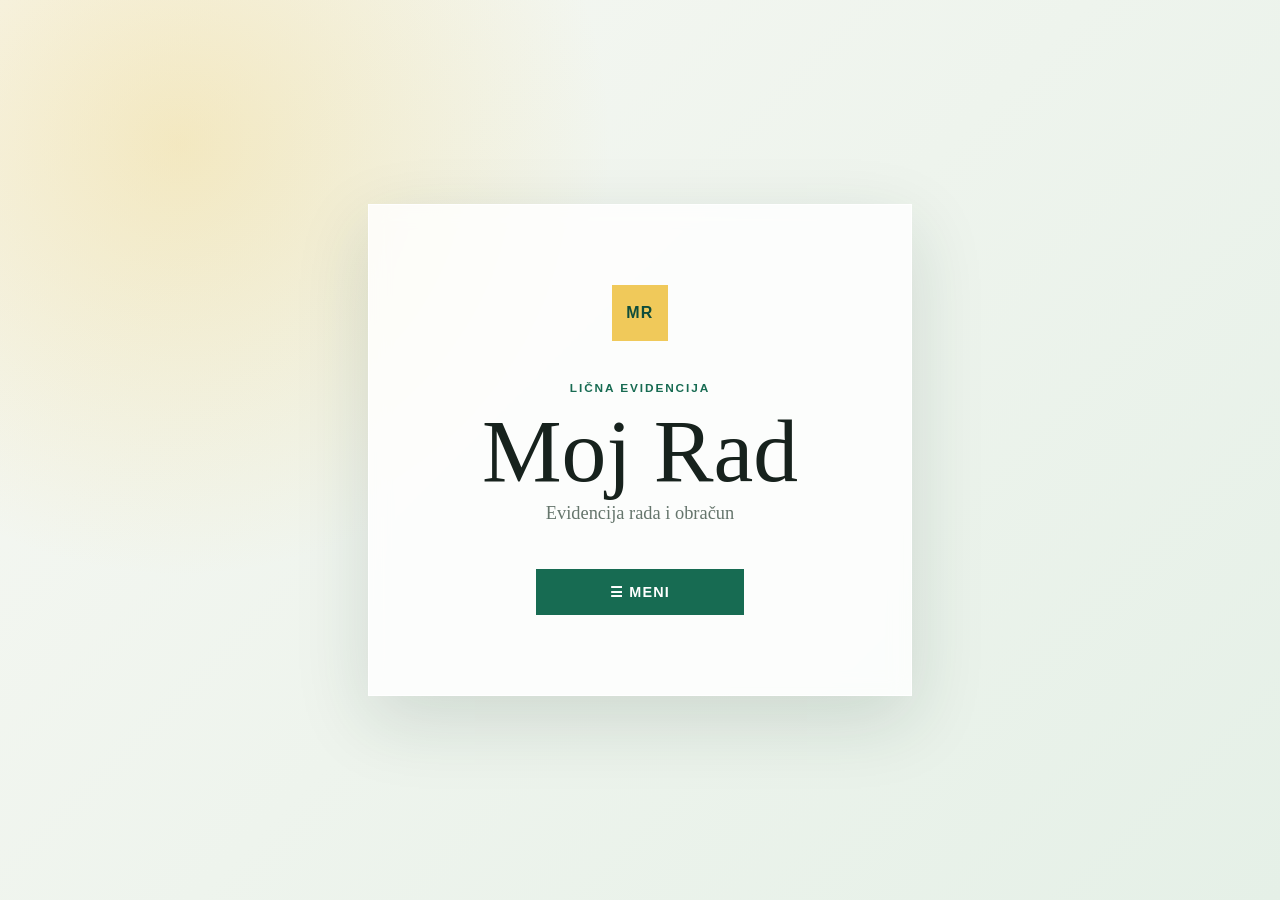
<file: index.html>
<!doctype html>
<html lang="bs">
<head>
  <meta charset="utf-8">
  <meta name="viewport" content="width=device-width, initial-scale=1">
  <meta name="description" content="Moj Rad - evidencija rada i obračun">
  <title>Moj Rad | Početna</title>
  <link rel="stylesheet" href="css/style.css">
</head>
<body class="home-page">
  <main class="home-shell">
    <section class="welcome-panel" aria-labelledby="page-title">
      <div class="brand-mark" aria-hidden="true">MR</div>
      <p class="eyebrow">Lična evidencija</p>
      <h1 id="page-title">Moj Rad</h1>
      <p class="subtitle">Evidencija rada i obračun</p>
      <button class="menu-button" id="menu-toggle" type="button" aria-expanded="false" aria-controls="main-menu">
        <span aria-hidden="true">☰</span> MENI
      </button>
    </section>
  </main>

  <div class="menu-backdrop" id="menu-backdrop" hidden></div>
  <aside class="app-menu" id="main-menu" aria-labelledby="menu-title" hidden>
    <div class="menu-header">
      <div>
        <p class="eyebrow">Moj Rad</p>
        <h2 id="menu-title">Glavni meni</h2>
      </div>
      <button class="icon-button" id="menu-close" type="button" aria-label="Zatvori meni">×</button>
    </div>
    <nav aria-label="Glavna navigacija">
      <a href="kalendar/index.html" class="menu-link"><span aria-hidden="true">📅</span> Kalendar</a>
      <a href="unos-smjena/index.html" class="menu-link"><span aria-hidden="true">➕</span> Unos smjena</a>
      <a href="txt-raspored/index.html" class="menu-link"><span aria-hidden="true">📄</span> Učitaj TXT raspored</a>
      <a href="obracun/obracun.html" class="menu-link"><span aria-hidden="true">💰</span> Obračun</a>
      <a href="mjesecni-pregled/mjesecni-pregled.html" class="menu-link"><span aria-hidden="true">📊</span> Mjesečni pregled</a>
      <a href="historija/historija.html" class="menu-link"><span aria-hidden="true">💾</span> Historija obračuna</a>
      <a href="postavke/postavke.html" class="menu-link"><span aria-hidden="true">⚙️</span> Postavke</a>
    </nav>
  </aside>

  <script src="js/app.js"></script>
</body>
</html>
</file>
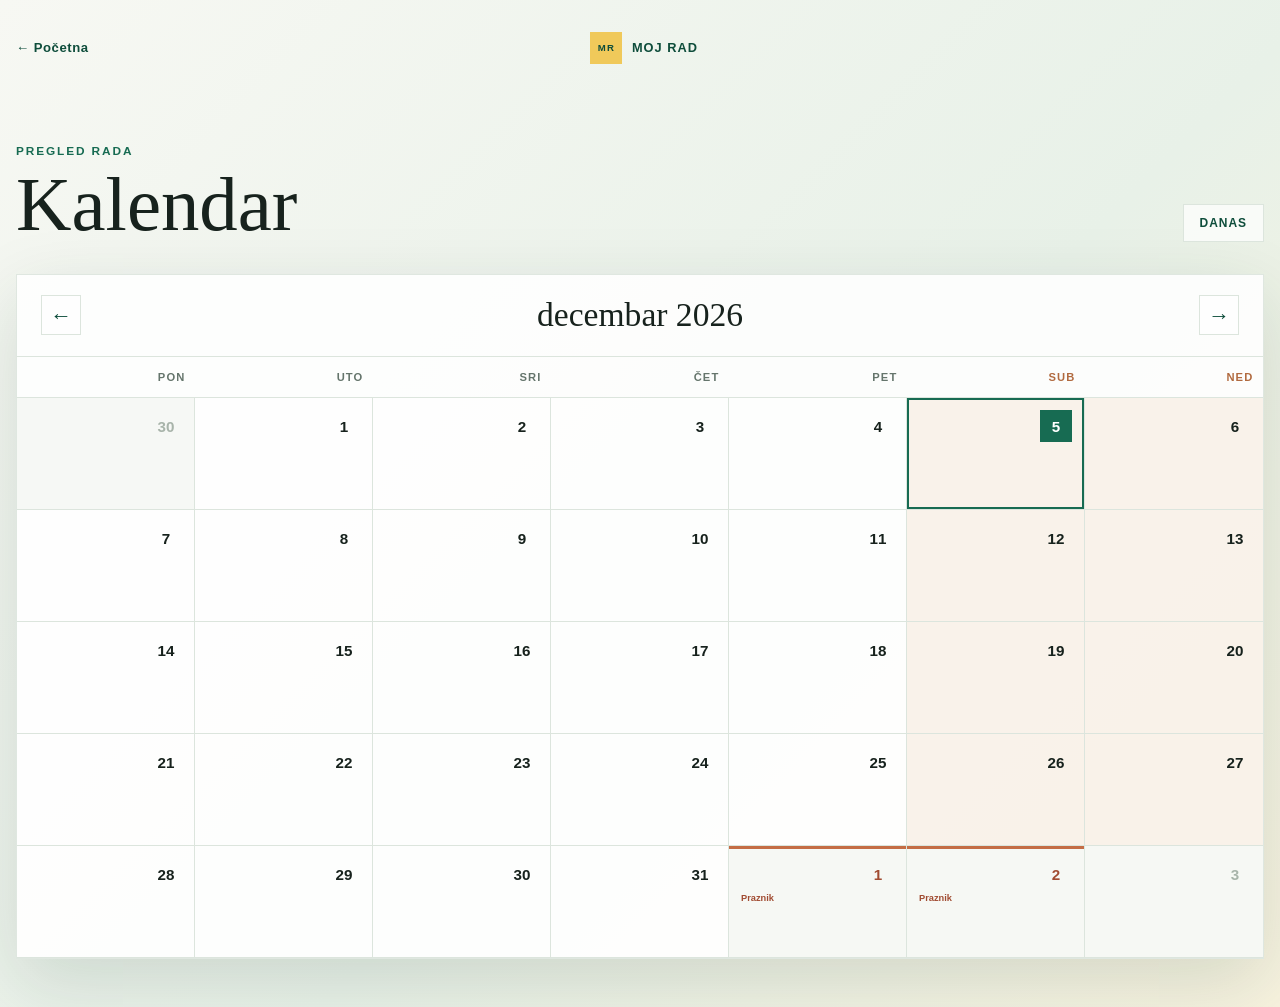
<file: kalendar/index.html>
<!doctype html>
<html lang="bs">
<head>
	<meta charset="utf-8">
	<meta name="viewport" content="width=device-width, initial-scale=1">
	<meta name="description" content="Mjesečni kalendar aplikacije Moj Rad">
	<title>Kalendar | Moj Rad</title>
	<link rel="stylesheet" href="../css/style.css">
	<link rel="stylesheet" href="style.css">
</head>
<body class="calendar-page">
	<main class="calendar-shell">
		<header class="calendar-topbar">
			<a class="back-link" href="../index.html" aria-label="Nazad na početnu stranicu">← <span>Početna</span></a>
			<div class="topbar-brand"><span class="brand-dot" aria-hidden="true">MR</span><span>Moj Rad</span></div>
			<span class="topbar-spacer" aria-hidden="true"></span>
		</header>

		<section class="calendar-intro" aria-labelledby="calendar-title">
			<div>
				<p class="eyebrow">Pregled rada</p>
				<h1 id="calendar-title">Kalendar</h1>
			</div>
			<button class="today-button" id="today-button" type="button">Danas</button>
		</section>

		<section class="calendar-card" aria-label="Mjesečni kalendar">
			<div class="month-toolbar">
				<button class="month-arrow" id="previous-month" type="button" aria-label="Prethodni mjesec">←</button>
				<h2 id="month-label" aria-live="polite"></h2>
				<button class="month-arrow" id="next-month" type="button" aria-label="Sljedeći mjesec">→</button>
			</div>

			<div class="weekday-row" aria-hidden="true">
				<span>Pon</span><span>Uto</span><span>Sri</span><span>Čet</span><span>Pet</span><span class="weekend-heading">Sub</span><span class="weekend-heading">Ned</span>
			</div>
			<div class="month-grid" id="month-grid" role="grid" aria-labelledby="month-label"></div>
		</section>
	</main>

	<script src="../praznici/praznici.js"></script>
	<script src="../podaci/smjene.js"></script>
	<script src="calendar.js"></script>
</body>
</html>
</file>
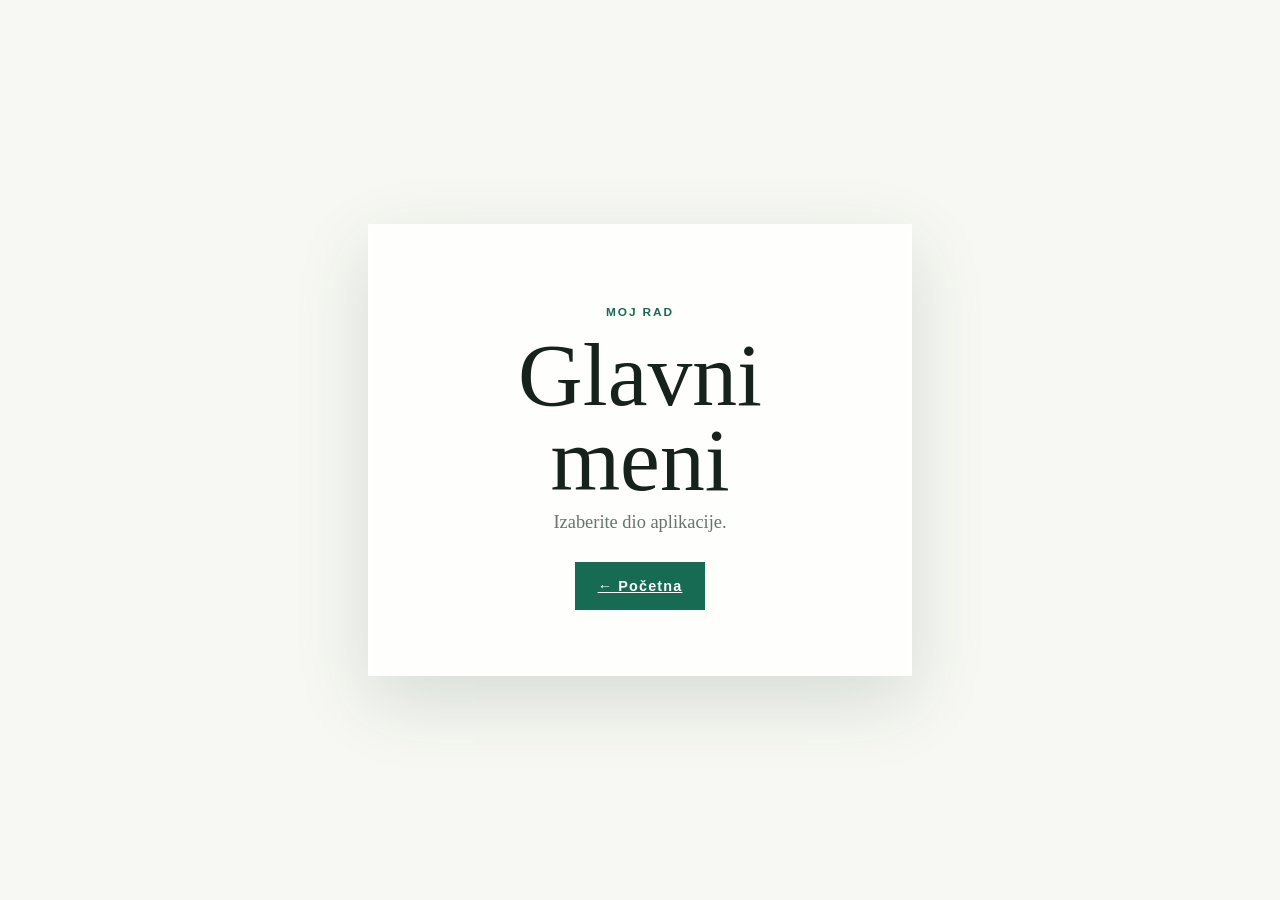
<file: meni/index.html>
<!doctype html>
<html lang="bs">
<head><meta charset="utf-8"><meta name="viewport" content="width=device-width, initial-scale=1"><title>Meni | Moj Rad</title><link rel="stylesheet" href="../css/style.css"></head>
<body><main class="home-shell"><section class="welcome-panel"><p class="eyebrow">Moj Rad</p><h1>Glavni meni</h1><p class="subtitle">Izaberite dio aplikacije.</p><a class="menu-button" href="../index.html">← Početna</a></section></main></body>
</html>
</file>
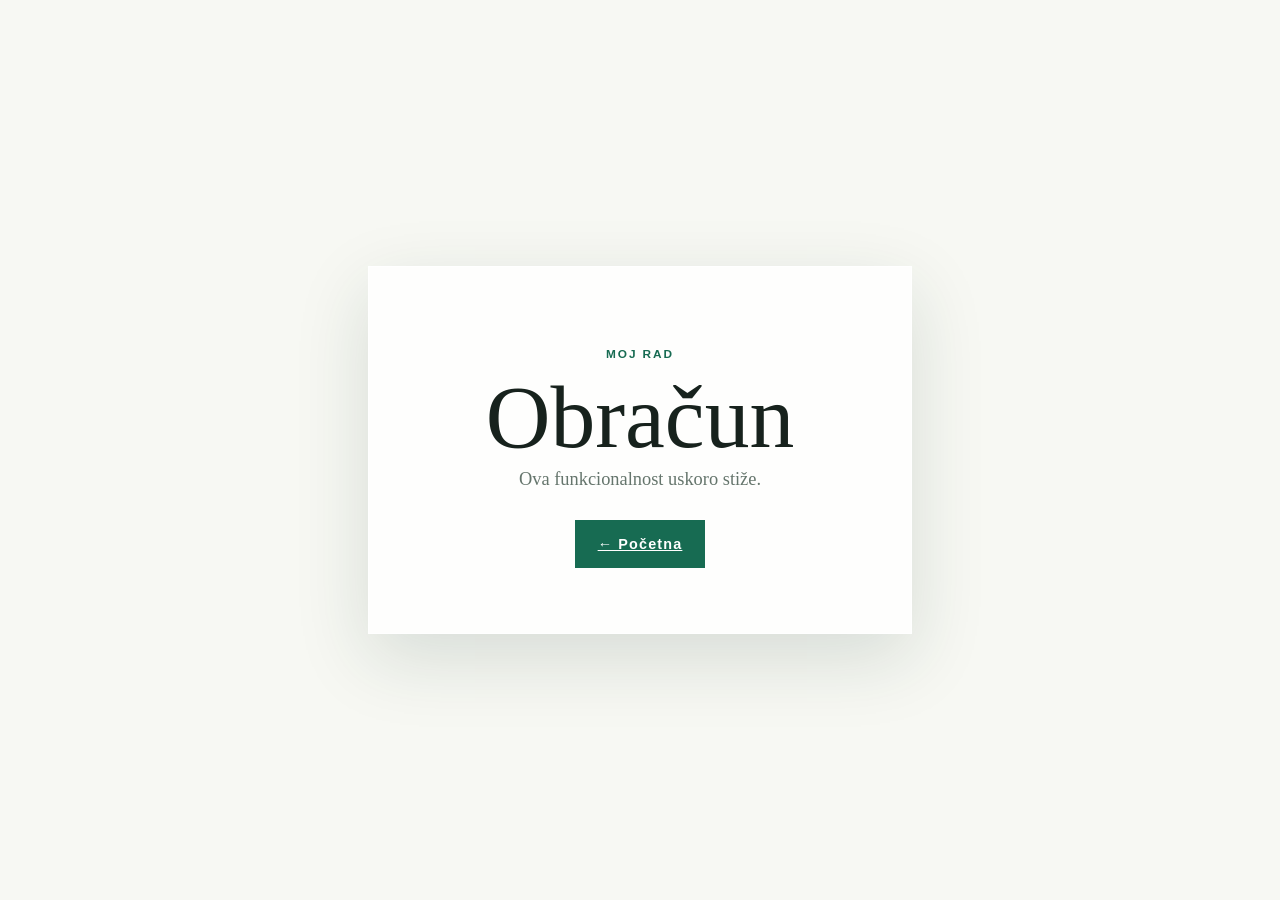
<file: obracun/index.html>
<!doctype html>
<html lang="bs">
<head><meta charset="utf-8"><meta name="viewport" content="width=device-width, initial-scale=1"><title>Obračun | Moj Rad</title><link rel="stylesheet" href="../css/style.css"></head>
<body><main class="home-shell"><section class="welcome-panel"><p class="eyebrow">Moj Rad</p><h1>Obračun</h1><p class="subtitle">Ova funkcionalnost uskoro stiže.</p><a class="menu-button" href="../index.html">← Početna</a></section></main></body>
</html>
</file>
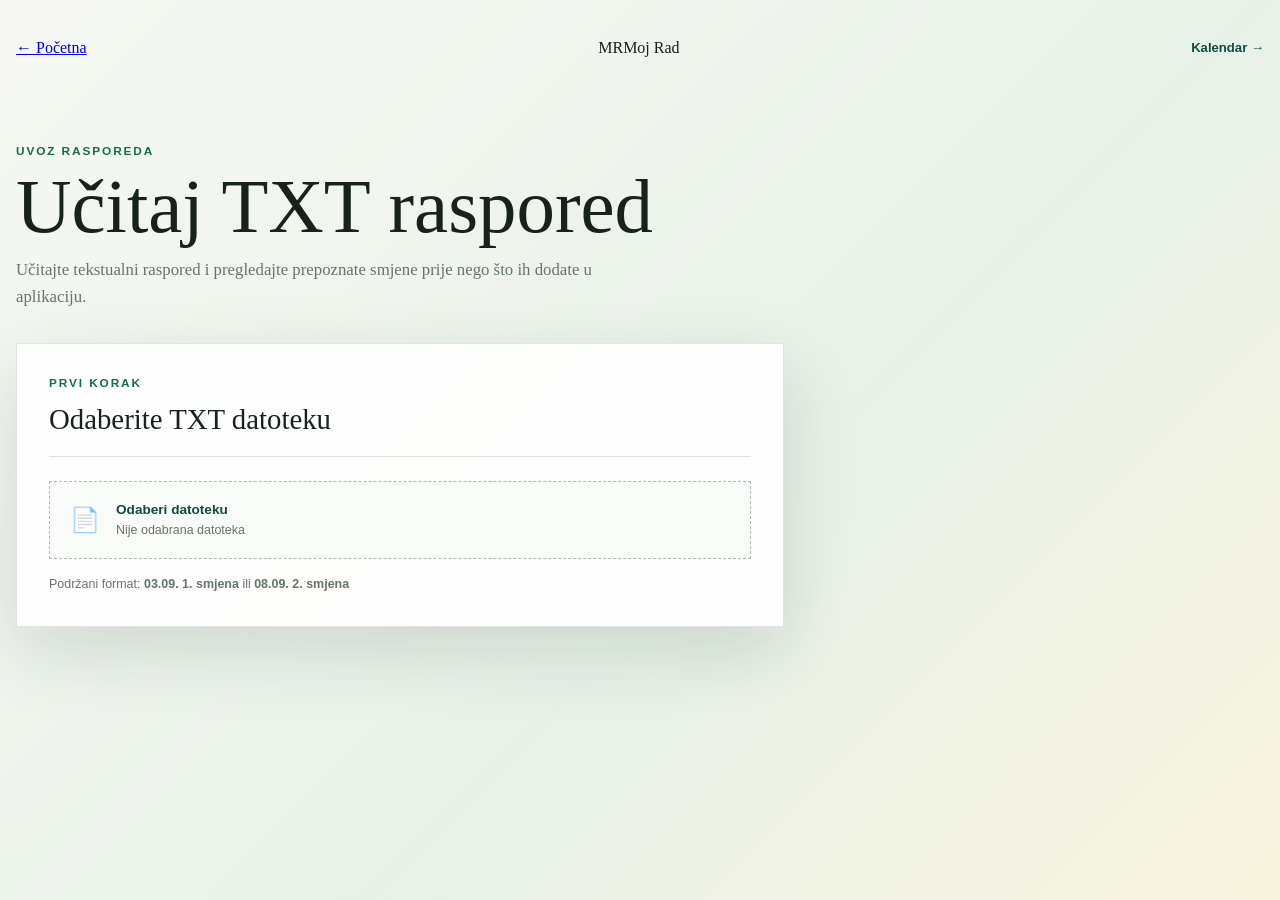
<file: txt-raspored/index.html>
<!doctype html>
<html lang="bs">
<head>
  <meta charset="utf-8">
  <meta name="viewport" content="width=device-width, initial-scale=1">
  <meta name="description" content="Učitavanje TXT rasporeda u aplikaciji Moj Rad">
  <title>Učitaj TXT raspored | Moj Rad</title>
  <link rel="stylesheet" href="../css/style.css">
  <link rel="stylesheet" href="style.css">
</head>
<body class="txt-page">
  <main class="txt-shell">
    <header class="txt-topbar">
      <a class="back-link" href="../index.html" aria-label="Nazad na početnu stranicu">← <span>Početna</span></a>
      <div class="topbar-brand"><span class="brand-dot" aria-hidden="true">MR</span><span>Moj Rad</span></div>
      <a class="calendar-shortcut" href="../kalendar/index.html">Kalendar →</a>
    </header>

    <section class="txt-heading">
      <p class="eyebrow">Uvoz rasporeda</p>
      <h1>Učitaj TXT raspored</h1>
      <p>Učitajte tekstualni raspored i pregledajte prepoznate smjene prije nego što ih dodate u aplikaciju.</p>
    </section>

    <section class="upload-card" aria-labelledby="upload-title">
      <div class="section-heading">
        <div><p class="eyebrow">Prvi korak</p><h2 id="upload-title">Odaberite TXT datoteku</h2></div>
      </div>
      <label class="file-picker" for="txt-file"><span aria-hidden="true">📄</span><span><strong>Odaberi datoteku</strong><small id="file-name">Nije odabrana datoteka</small></span></label>
      <input id="txt-file" type="file" accept=".txt,text/plain">
      <p class="file-note">Podržani format: <strong>03.09. 1. smjena</strong> ili <strong>08.09. 2. smjena</strong></p>
      <p class="import-error" id="import-error" role="alert" hidden></p>
    </section>

    <section class="preview-card" id="preview-card" aria-labelledby="preview-title" hidden>
      <div class="preview-heading">
        <div><p class="eyebrow">🔍 Smart analiza</p><h2 id="preview-title">Smart pregled rasporeda</h2></div>
        <span id="preview-count"></span>
      </div>
      <div class="smart-summary" id="smart-summary"></div>
      <div class="uncertain-panel" id="uncertain-panel" hidden></div>
      <div class="table-wrap">
        <table>
          <thead><tr><th>Datum</th><th>Dan</th><th>Smjena</th><th>Vrijeme</th><th>Status</th></tr></thead>
          <tbody id="preview-body"></tbody>
        </table>
      </div>
      <p class="preview-warning" id="preview-warning" hidden></p>
      <div class="preview-actions">
        <button class="primary-button" id="confirm-import" type="button">✅ Potvrdi i učitaj</button>
        <button class="secondary-button" id="cancel-import" type="button">❌ Odustani</button>
      </div>
    </section>
  </main>
  <script src="../praznici/praznici.js"></script>
  <script src="../podaci/smjene.js"></script>
  <script src="../podaci/obracun-konfiguracija.js"></script>
  <script src="txt-import.js"></script>
</body>
</html>
</file>
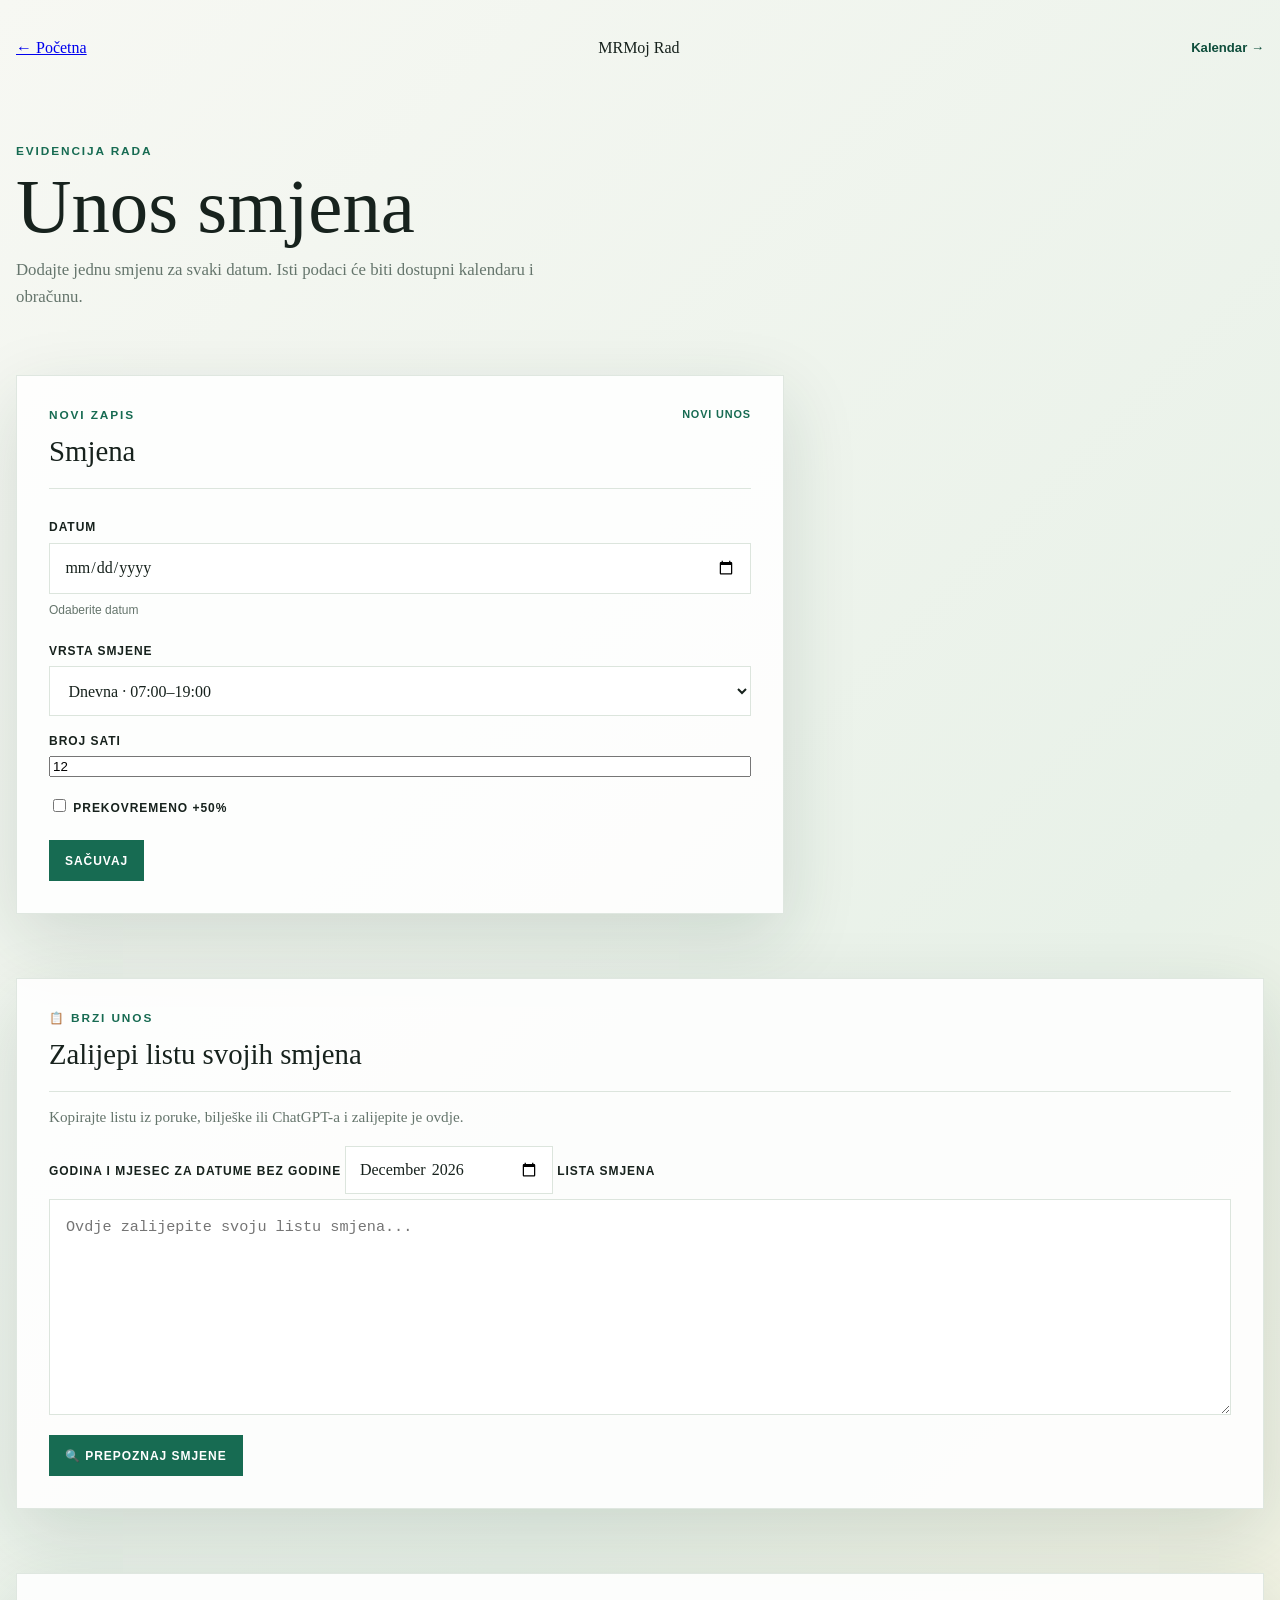
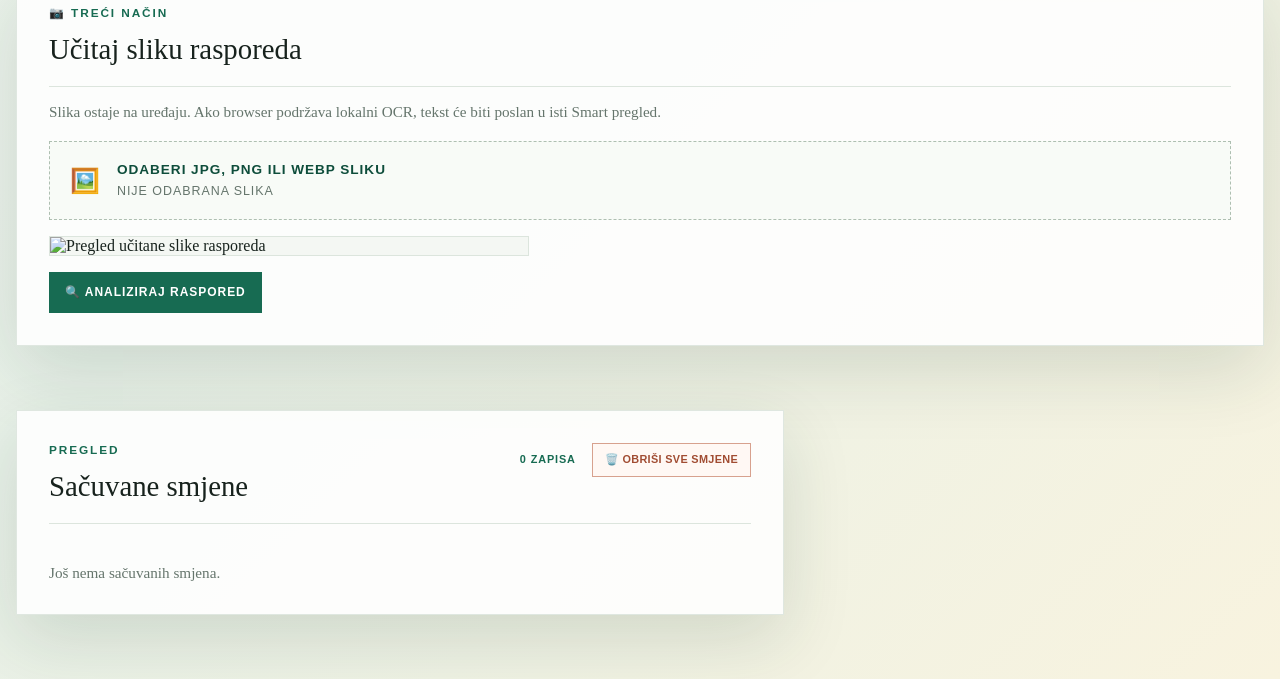
<file: unos-smjena/index.html>
<!doctype html>
<html lang="bs">
<head>
	<meta charset="utf-8">
	<meta name="viewport" content="width=device-width, initial-scale=1">
	<meta name="description" content="Unos i upravljanje smjenama u aplikaciji Moj Rad">
	<title>Unos smjena | Moj Rad</title>
	<link rel="stylesheet" href="../css/style.css">
	<link rel="stylesheet" href="style.css">
</head>
<body class="shift-page">
	<main class="shift-shell">
		<header class="shift-topbar">
			<a class="back-link" href="../index.html" aria-label="Nazad na početnu stranicu">← <span>Početna</span></a>
			<div class="topbar-brand"><span class="brand-dot" aria-hidden="true">MR</span><span>Moj Rad</span></div>
			<a class="calendar-shortcut" href="../kalendar/index.html">Kalendar →</a>
		</header>

		<section class="shift-layout">
			<div class="shift-heading">
				<p class="eyebrow">Evidencija rada</p>
				<h1>Unos smjena</h1>
				<p>Dodajte jednu smjenu za svaki datum. Isti podaci će biti dostupni kalendaru i obračunu.</p>
			</div>

			<section class="shift-form-card" aria-labelledby="form-title">
				<div class="section-heading">
					<div><p class="eyebrow">Novi zapis</p><h2 id="form-title">Smjena</h2></div>
					<span class="form-status" id="form-status">Novi unos</span>
				</div>

				<form id="shift-form">
					<input id="editing-date" type="hidden">

					<label for="shift-date">Datum</label>
					<input id="shift-date" type="date" required>

					<p class="weekday-note" id="weekday-note">Odaberite datum</p>

					<label for="shift-type">Vrsta smjene</label>
					<select id="shift-type" required>
						<option value="Dnevna">Dnevna · 07:00–19:00</option>
						<option value="Noćna">Noćna · 19:00–07:00</option>
						<option value="Slobodan dan">Slobodan dan</option>
					</select>

					<label for="shift-hours">Broj sati</label>
					<input id="shift-hours" type="number" min="0" max="24" step="0.5" value="12" required>

					<label class="overtime-option">
						<input id="shift-overtime" type="checkbox">
						Prekovremeno +50%
					</label>

					<p class="duplicate-warning" id="duplicate-warning" role="alert" hidden>
						Za ovaj datum već postoji smjena. Sačuvavanjem ćete je izmijeniti.
					</p>

					<div class="form-actions">
						<button class="primary-button" type="submit">Sačuvaj</button>
						<button class="secondary-button" id="cancel-edit" type="button" hidden>
							Otkaži izmjenu
						</button>
					</div>
				</form>
			</section>

			<section class="paste-shifts-card" aria-labelledby="paste-title">
				<div class="section-heading">
					<div>
						<p class="eyebrow">📋 Brzi unos</p>
						<h2 id="paste-title">Zalijepi listu svojih smjena</h2>
					</div>
				</div>

				<p class="paste-intro">Kopirajte listu iz poruke, bilješke ili ChatGPT-a i zalijepite je ovdje.</p>

				<label for="paste-month">Godina i mjesec za datume bez godine</label>
				<input id="paste-month" type="month">

				<label for="paste-input">Lista smjena</label>
				<textarea id="paste-input" rows="8" placeholder="Ovdje zalijepite svoju listu smjena..."></textarea>

				<div class="paste-actions">
					<button class="primary-button" id="recognize-paste" type="button">🔍 Prepoznaj smjene</button>
					<span class="paste-message" id="paste-message" role="status" hidden></span>
				</div>
			</section>

			<section class="paste-preview-card" id="paste-preview" aria-labelledby="paste-preview-title" hidden>
				<div class="section-heading">
					<div>
						<p class="eyebrow">🔍 Prepoznato</p>
						<h2 id="paste-preview-title">Pregled liste</h2>
					</div>
					<span id="paste-count"></span>
				</div>

				<div class="paste-summary" id="paste-summary"></div>

				<div class="table-wrap">
					<table>
						<thead>
							<tr>
								<th>Datum</th>
								<th>Smjena</th>
								<th>Vrijeme</th>
								<th>Status</th>
							</tr>
						</thead>
						<tbody id="paste-preview-body"></tbody>
					</table>
				</div>

				<p class="paste-warning" id="paste-warning" hidden></p>

				<div class="form-actions">
					<button class="primary-button" id="add-paste-shifts" type="button">✅ Dodaj smjene</button>
					<button class="secondary-button" id="cancel-paste" type="button">❌ Odustani</button>
				</div>
			</section>

			<section class="image-shifts-card" aria-labelledby="image-title">
				<div class="section-heading">
					<div>
						<p class="eyebrow">📷 Treći način</p>
						<h2 id="image-title">Učitaj sliku rasporeda</h2>
					</div>
				</div>

				<p class="paste-intro">
					Slika ostaje na uređaju. Ako browser podržava lokalni OCR, tekst će biti poslan u isti Smart pregled.
				</p>

				<label class="image-picker" for="schedule-image">
					<span aria-hidden="true">🖼️</span>
					<span>
						<strong>Odaberi JPG, PNG ili WEBP sliku</strong>
						<small id="image-name">Nije odabrana slika</small>
					</span>
				</label>

				<input id="schedule-image" type="file" accept="image/jpeg,image/png,image/webp">

				<img class="image-preview" id="image-preview" alt="Pregled učitane slike rasporeda" hidden>

				<button class="primary-button" id="analyze-image" type="button" disabled>
					🔍 Analiziraj raspored
				</button>

				<p class="image-message" id="image-message" role="status" hidden></p>
			</section>

			<section class="saved-shifts" aria-labelledby="saved-title">
				<div class="saved-heading">
					<div>
						<p class="eyebrow">Pregled</p>
						<h2 id="saved-title">Sačuvane smjene</h2>
					</div>

					<div class="saved-heading-actions">
						<span id="shift-count">0 zapisa</span>
						<button class="clear-shifts-button" id="clear-shifts" type="button">
							🗑️ Obriši sve smjene
						</button>
					</div>
				</div>

				<div class="shift-list" id="shift-list"></div>

				<p class="empty-state" id="empty-state">
					Još nema sačuvanih smjena.
				</p>
			</section>
		</section>
	</main>

	<dialog id="clear-dialog" class="clear-dialog">
		<h2>⚠️ Da li ste sigurni?</h2>
		<p>
			Ovim ćete obrisati sve trenutno unesene smjene. Ova radnja se ne može poništiti.
		</p>

		<div>
			<button id="cancel-clear" class="secondary-button" type="button">Odustani</button>
			<button id="confirm-clear" class="danger-button" type="button">Da, obriši sve</button>
		</div>
	</dialog>

	<p class="bulk-message" id="bulk-message" role="status" hidden>
		✅ Sve smjene su obrisane.
	</p>

	<script src="../praznici/praznici.js"></script>
	<script src="../podaci/smjene.js"></script>
	<script src="shift-entry.js"></script>
</body>
</html>
</file>
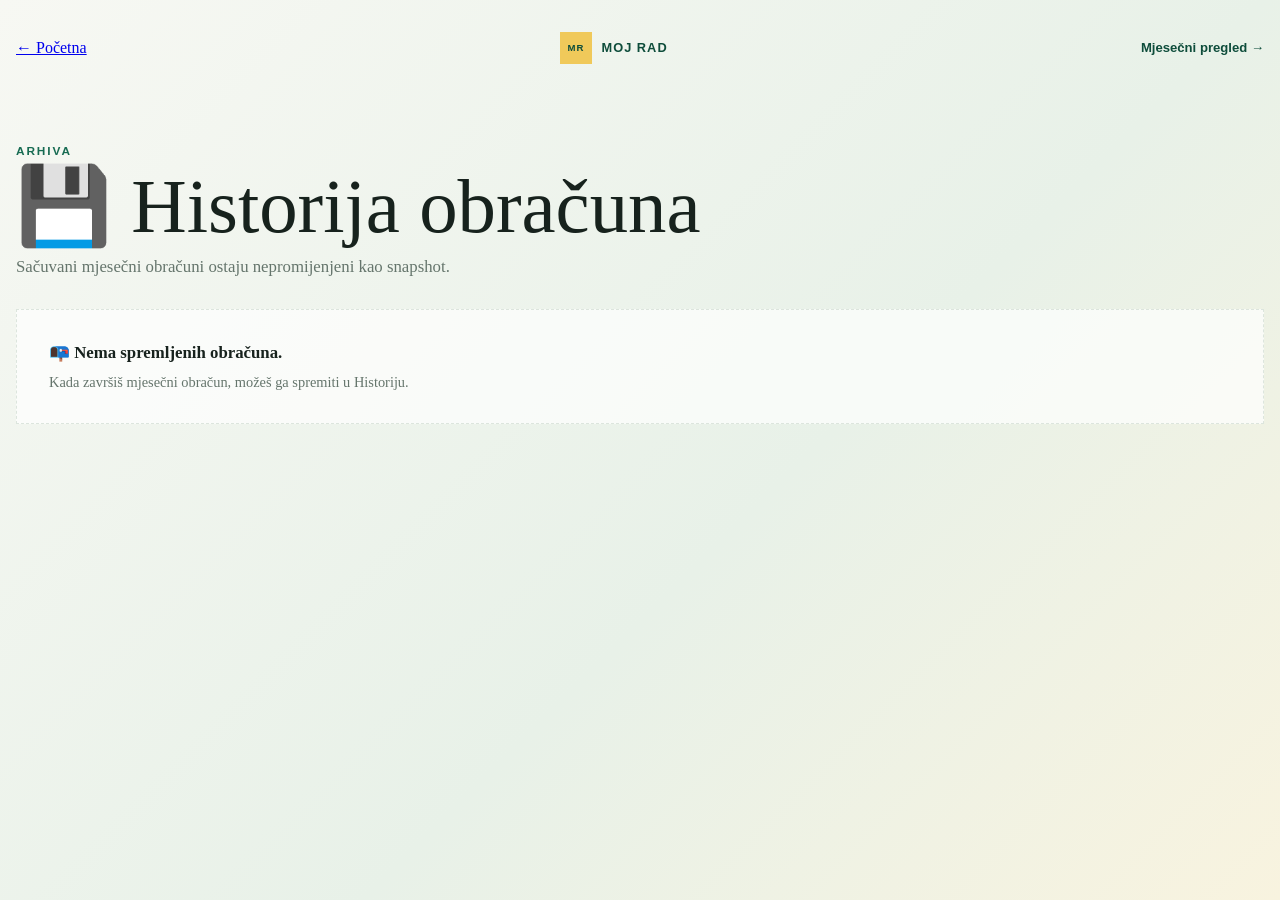
<file: historija/historija.html>
<!doctype html>
<html lang="bs">
<head>
  <meta charset="utf-8">
  <meta name="viewport" content="width=device-width, initial-scale=1">
  <meta name="description" content="Historija spremljenih obračuna aplikacije Moj Rad">
  <title>Historija obračuna | Moj Rad</title>
  <link rel="stylesheet" href="../css/style.css">
  <link rel="stylesheet" href="historija.css">
</head>
<body class="history-page">
  <main class="history-shell">
    <header class="history-topbar">
      <a class="back-link" href="../index.html" aria-label="Nazad na početnu stranicu">← <span>Početna</span></a>
      <div class="topbar-brand"><span class="brand-dot" aria-hidden="true">MR</span><span>Moj Rad</span></div>
      <a class="calculation-shortcut" href="../mjesecni-pregled/mjesecni-pregled.html">Mjesečni pregled →</a>
    </header>
    <section class="history-heading"><p class="eyebrow">Arhiva</p><h1>💾 Historija obračuna</h1><p>Sačuvani mjesečni obračuni ostaju nepromijenjeni kao snapshot.</p></section>
    <section id="history-list" class="history-list" aria-live="polite"></section>
    <section id="empty-history" class="empty-history" hidden><strong>📭 Nema spremljenih obračuna.</strong><p>Kada završiš mjesečni obračun, možeš ga spremiti u Historiju.</p></section>
  </main>
  <dialog id="details-dialog" class="details-dialog" aria-labelledby="dialog-title">
    <div class="dialog-header"><h2 id="dialog-title">Pregled obračuna</h2><button id="close-dialog" class="dialog-close" type="button" aria-label="Zatvori pregled">×</button></div>
    <button id="pdf-history" class="pdf-history" type="button">📄 Napravi PDF</button>
    <div id="dialog-content"></div>
  </dialog>
  <dialog id="delete-dialog" class="action-dialog"><p id="delete-question"></p><div><button id="confirm-delete" class="dialog-primary" type="button">Obriši</button><button id="cancel-delete" type="button">Odustani</button></div></dialog>
  <script src="../podaci/historija.js"></script>
  <script src="../podaci/obracun-jezgro.js"></script>
  <script src="historija.js"></script>
</body>
</html>
</file>
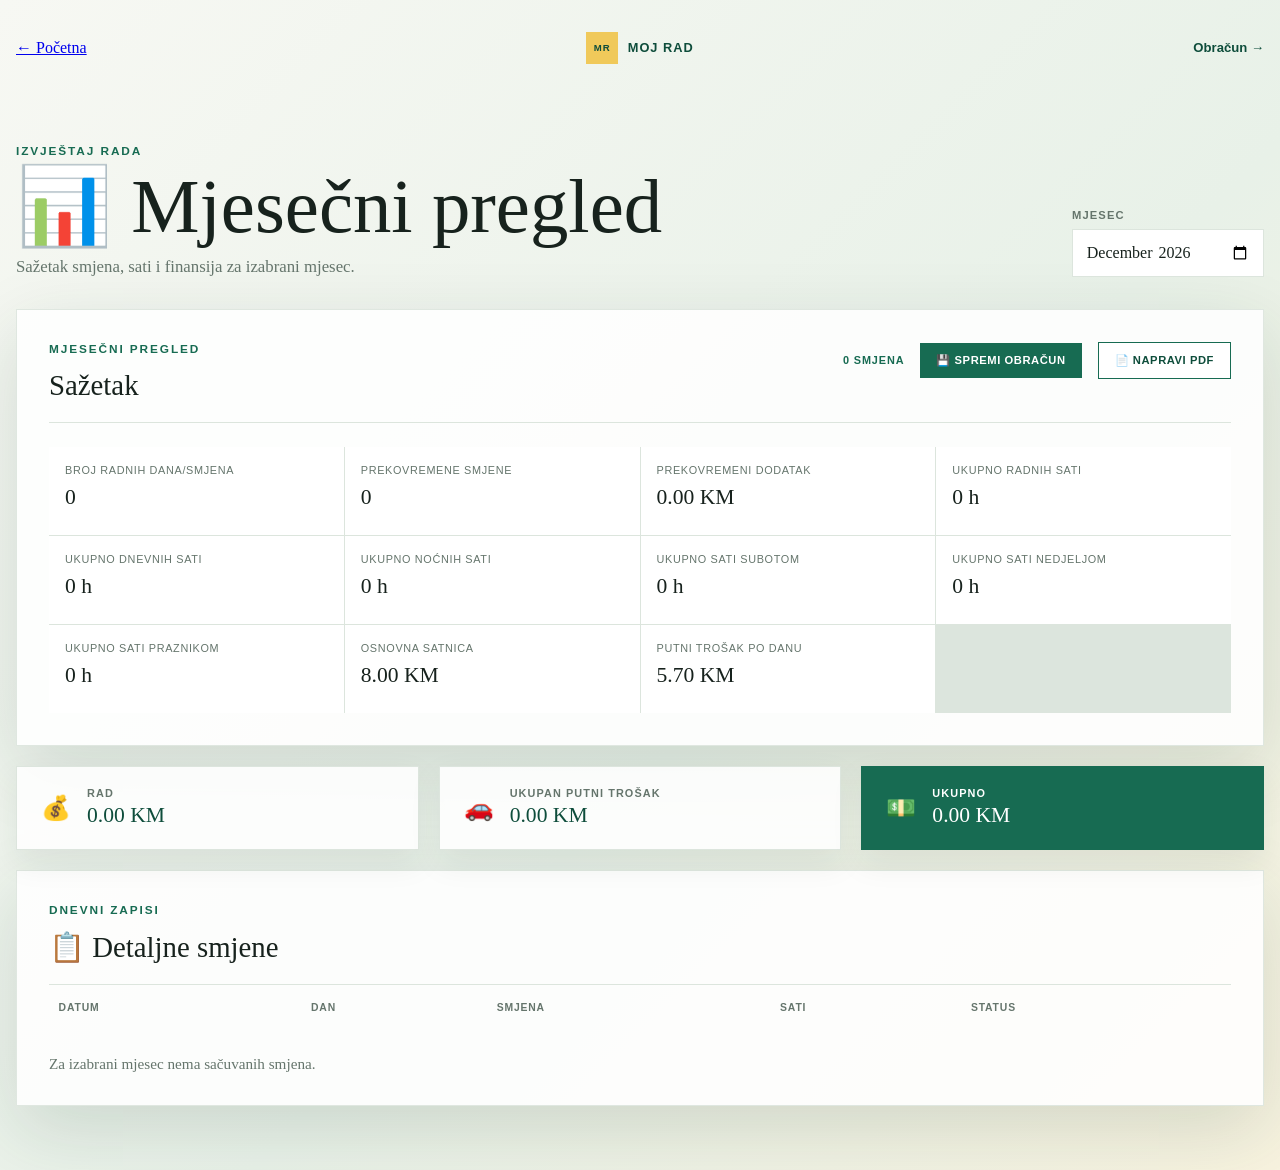
<file: mjesecni-pregled/mjesecni-pregled.html>
<!doctype html>
<html lang="bs">
<head>
  <meta charset="utf-8">
  <meta name="viewport" content="width=device-width, initial-scale=1">
  <meta name="description" content="Mjesečni pregled rada aplikacije Moj Rad">
  <title>Mjesečni pregled | Moj Rad</title>
  <link rel="stylesheet" href="../css/style.css">
  <link rel="stylesheet" href="mjesecni-pregled.css">
</head>
<body class="monthly-page">
  <main class="monthly-shell">
    <header class="monthly-topbar">
      <a class="back-link" href="../index.html" aria-label="Nazad na početnu stranicu">← <span>Početna</span></a>
      <div class="topbar-brand"><span class="brand-dot" aria-hidden="true">MR</span><span>Moj Rad</span></div>
      <a class="calculation-shortcut" href="../obracun/obracun.html">Obračun →</a>
    </header>

    <section class="monthly-heading" aria-labelledby="monthly-title">
      <div><p class="eyebrow">Izvještaj rada</p><h1 id="monthly-title">📊 Mjesečni pregled</h1><p>Sažetak smjena, sati i finansija za izabrani mjesec.</p></div>
      <label class="month-picker" for="month-select">Mjesec <input id="month-select" type="month"></label>
    </section>

    <section class="summary-card" aria-labelledby="summary-title">
      <div class="section-heading"><div><p class="eyebrow">Mjesečni pregled</p><h2 id="summary-title">Sažetak</h2></div><div class="summary-actions"><span id="shift-count"></span><button class="save-calculation" id="save-calculation" type="button">💾 Spremi obračun</button><button class="pdf-calculation" id="pdf-calculation" type="button">📄 Napravi PDF</button></div></div>
      <div class="summary-grid" id="summary-grid"></div>
    </section>

    <section class="finance-strip" aria-label="Brzi finansijski pregled">
      <article class="finance-card"><span aria-hidden="true">💰</span><div><p>Rad</p><strong id="work-total">0,00 KM</strong></div></article>
      <article class="finance-card"><span aria-hidden="true">🚗</span><div><p>Ukupan putni trošak</p><strong id="travel-total">0,00 KM</strong></div></article>
      <article class="finance-card finance-total"><span aria-hidden="true">💵</span><div><p>Ukupno</p><strong id="payment-total">0,00 KM</strong></div></article>
    </section>

    <section class="details-card" aria-labelledby="details-title">
      <div class="section-heading"><div><p class="eyebrow">Dnevni zapisi</p><h2 id="details-title">📋 Detaljne smjene</h2></div></div>
      <div class="table-wrap"><table><thead><tr><th>Datum</th><th>Dan</th><th>Smjena</th><th>Sati</th><th>Status</th></tr></thead><tbody id="details-body"></tbody></table></div>
      <p class="empty-month" id="empty-month">Za izabrani mjesec nema sačuvanih smjena.</p>
    </section>
  </main>
  <dialog id="update-dialog" class="action-dialog">
    <p>Ovaj mjesec već postoji u Historiji. Želiš li ga ažurirati?</p>
    <div><button id="confirm-update" class="dialog-primary" type="button">Ažuriraj</button><button id="cancel-update" type="button">Odustani</button></div>
  </dialog>
  <script src="../praznici/praznici.js"></script>
  <script src="../podaci/smjene.js"></script>
  <script src="../podaci/obracun-konfiguracija.js"></script>
  <script src="../podaci/obracun-jezgro.js"></script>
  <script src="../podaci/historija.js"></script>
  <script src="mjesecni-pregled.js"></script>
</body>
</html>
</file>
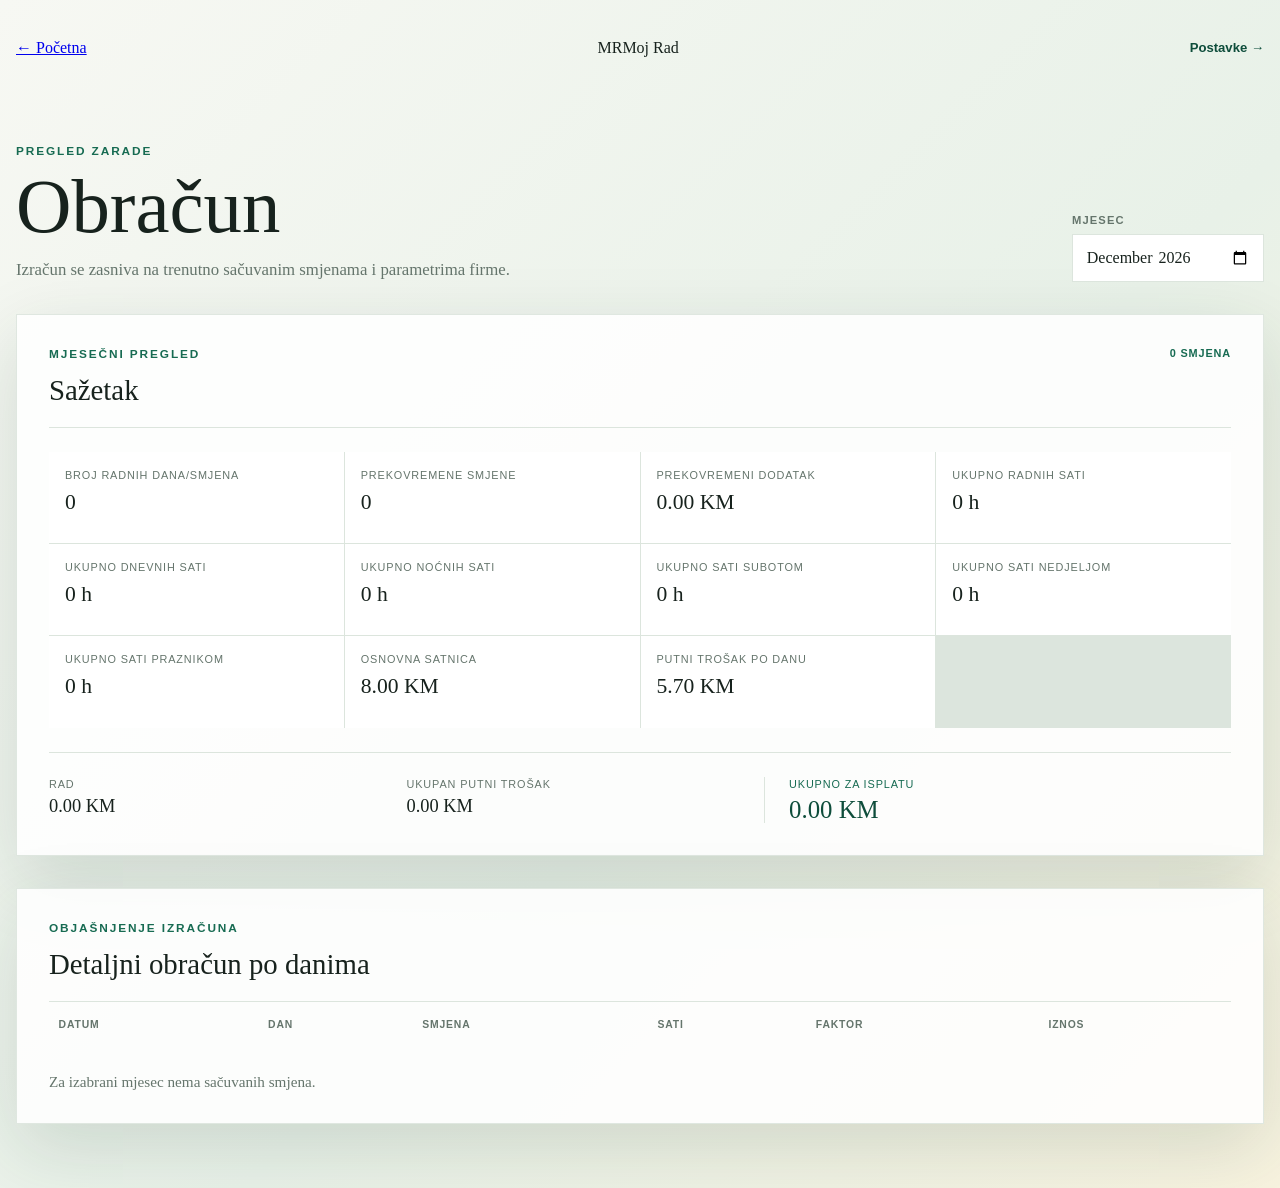
<file: obracun/obracun.html>
<!doctype html>
<html lang="bs">
<head>
  <meta charset="utf-8">
  <meta name="viewport" content="width=device-width, initial-scale=1">
  <meta name="description" content="Mjesečni obračun rada u aplikaciji Moj Rad">
  <title>Obračun | Moj Rad</title>
  <link rel="stylesheet" href="../css/style.css">
  <link rel="stylesheet" href="obracun.css">
</head>
<body class="calculation-page">
  <main class="calculation-shell">
    <header class="calculation-topbar">
      <a class="back-link" href="../index.html" aria-label="Nazad na početnu stranicu">← <span>Početna</span></a>
      <div class="topbar-brand"><span class="brand-dot" aria-hidden="true">MR</span><span>Moj Rad</span></div>
      <a class="settings-shortcut" href="../postavke/postavke.html">Postavke →</a>
    </header>

    <section class="calculation-heading">
      <div><p class="eyebrow">Pregled zarade</p><h1>Obračun</h1><p>Izračun se zasniva na trenutno sačuvanim smjenama i parametrima firme.</p></div>
      <label class="month-picker" for="month-select">Mjesec <input id="month-select" type="month"></label>
    </section>

    <section class="summary-card" aria-labelledby="summary-title">
      <div class="section-heading"><div><p class="eyebrow">Mjesečni pregled</p><h2 id="summary-title">Sažetak</h2></div><span id="shift-count"></span></div>
      <div class="summary-grid" id="summary-grid"></div>
      <div class="totals"><div><span>Rad</span><strong id="work-total">0,00 KM</strong></div><div><span>Ukupan putni trošak</span><strong id="travel-total">0,00 KM</strong></div><div class="grand-total"><span>Ukupno za isplatu</span><strong id="payment-total">0,00 KM</strong></div></div>
    </section>

    <section class="details-card" aria-labelledby="details-title">
      <div class="section-heading"><div><p class="eyebrow">Objašnjenje izračuna</p><h2 id="details-title">Detaljni obračun po danima</h2></div></div>
      <div class="table-wrap"><table><thead><tr><th>Datum</th><th>Dan</th><th>Smjena</th><th>Sati</th><th>Faktor</th><th>Iznos</th></tr></thead><tbody id="details-body"></tbody></table></div>
      <p class="empty-calculation" id="empty-calculation">Za izabrani mjesec nema sačuvanih smjena.</p>
    </section>
  </main>
  <script src="../praznici/praznici.js"></script>
  <script src="../podaci/smjene.js"></script>
  <script src="../podaci/obracun-konfiguracija.js"></script>
  <script src="../podaci/obracun-jezgro.js"></script>
  <script src="obracun.js"></script>
</body>
</html>
</file>
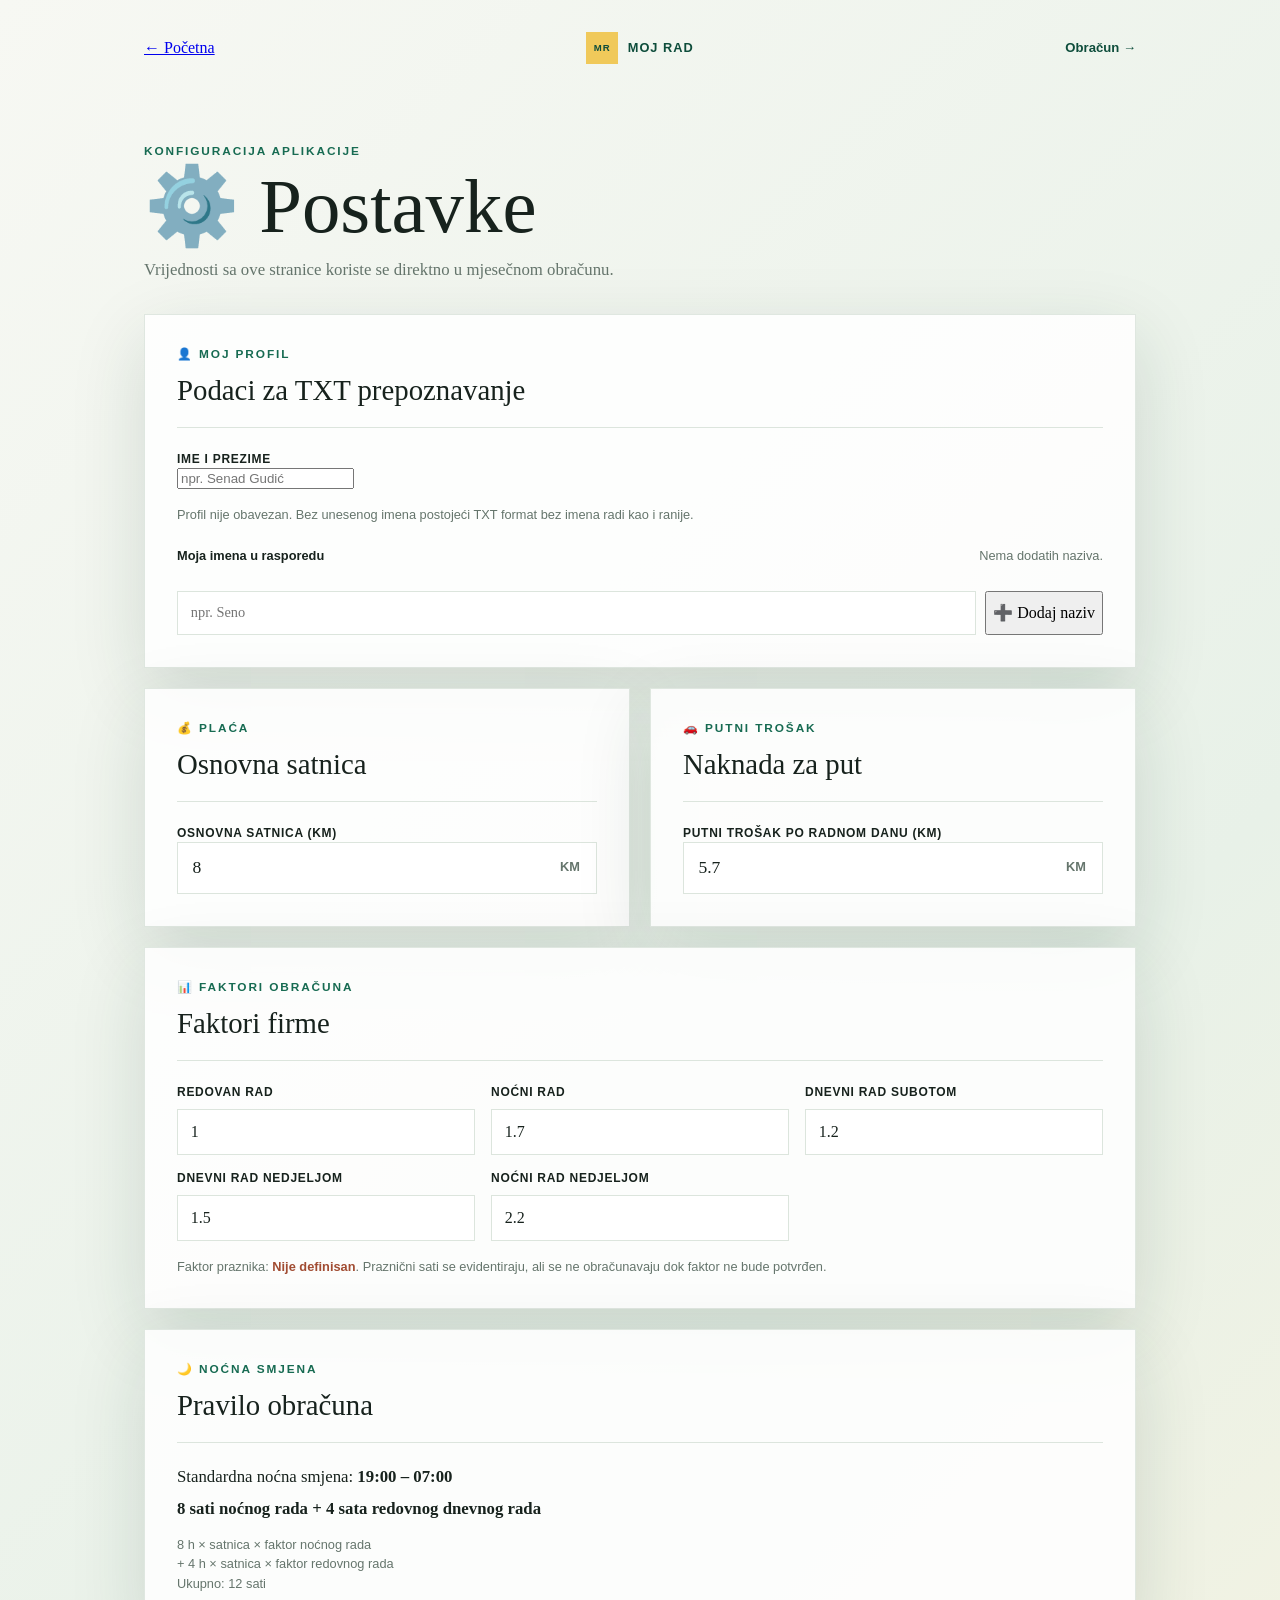
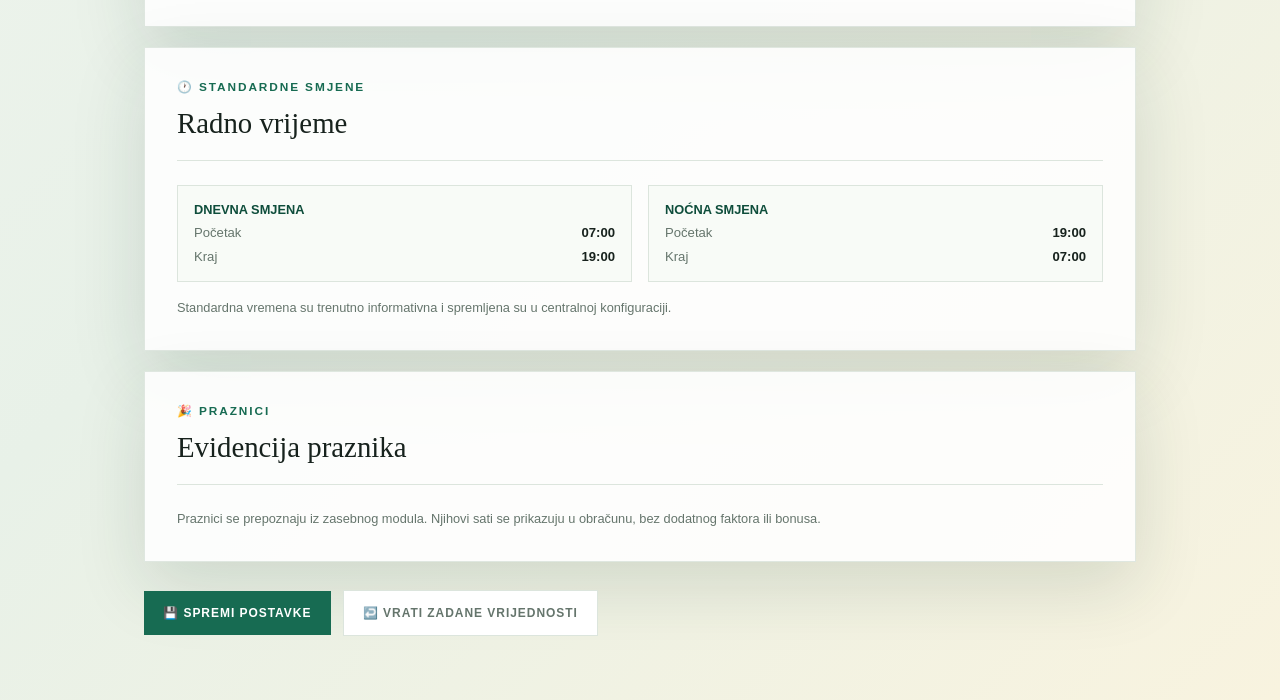
<file: postavke/postavke.html>
<!doctype html>
<html lang="bs">
<head>
  <meta charset="utf-8">
  <meta name="viewport" content="width=device-width, initial-scale=1">
  <meta name="description" content="Postavke aplikacije Moj Rad">
  <title>Postavke | Moj Rad</title>
  <link rel="stylesheet" href="../css/style.css">
  <link rel="stylesheet" href="postavke.css">
</head>
<body class="settings-page">
  <main class="settings-shell">
    <header class="settings-topbar">
      <a class="back-link" href="../index.html" aria-label="Nazad na početnu stranicu">← <span>Početna</span></a>
      <div class="topbar-brand"><span class="brand-dot" aria-hidden="true">MR</span><span>Moj Rad</span></div>
      <a class="settings-shortcut" href="../obracun/obracun.html">Obračun →</a>
    </header>

    <section class="settings-heading" aria-labelledby="settings-title">
      <p class="eyebrow">Konfiguracija aplikacije</p>
      <h1 id="settings-title">⚙️ Postavke</h1>
      <p>Vrijednosti sa ove stranice koriste se direktno u mjesečnom obračunu.</p>
    </section>

    <form id="settings-form">
      <section class="settings-card wide-card" aria-labelledby="profile-title">
        <div class="section-heading"><div><p class="eyebrow">👤 Moj profil</p><h2 id="profile-title">Podaci za TXT prepoznavanje</h2></div></div>
        <label for="profile-name">Ime i prezime</label>
        <input id="profile-name" type="text" autocomplete="name" placeholder="npr. Senad Gudić">
        <p class="settings-note">Profil nije obavezan. Bez unesenog imena postojeći TXT format bez imena radi kao i ranije.</p>
        <div class="alias-heading"><strong>Moja imena u rasporedu</strong><span id="alias-empty">Nema dodatih naziva.</span></div>
        <ul class="alias-list" id="alias-list"></ul>
        <div class="alias-add"><input id="alias-input" type="text" placeholder="npr. Seno" aria-label="Novi naziv ili alias"><button id="add-alias" class="secondary-button" type="button">➕ Dodaj naziv</button></div>
      </section>

      <section class="settings-card" aria-labelledby="pay-title">
        <div class="section-heading"><div><p class="eyebrow">💰 Plaća</p><h2 id="pay-title">Osnovna satnica</h2></div></div>
        <label for="hourly-rate">Osnovna satnica (KM)</label>
        <div class="input-with-unit"><input id="hourly-rate" type="number" min="0" step="0.01" required><span>KM</span></div>
      </section>

      <section class="settings-card" aria-labelledby="travel-title">
        <div class="section-heading"><div><p class="eyebrow">🚗 Putni trošak</p><h2 id="travel-title">Naknada za put</h2></div></div>
        <label for="travel-cost">Putni trošak po radnom danu (KM)</label>
        <div class="input-with-unit"><input id="travel-cost" type="number" min="0" step="0.01" required><span>KM</span></div>
      </section>

      <section class="settings-card wide-card" aria-labelledby="factor-title">
        <div class="section-heading"><div><p class="eyebrow">📊 Faktori obračuna</p><h2 id="factor-title">Faktori firme</h2></div></div>
        <div class="factor-grid">
          <label>Redovan rad<input id="factor-regular" type="number" min="0" step="0.001" required></label>
          <label>Noćni rad<input id="factor-night" type="number" min="0" step="0.001" required></label>
          <label>Dnevni rad subotom<input id="factor-saturday" type="number" min="0" step="0.001" required></label>
          <label>Dnevni rad nedjeljom<input id="factor-sunday" type="number" min="0" step="0.001" required></label>
          <label>Noćni rad nedjeljom<input id="factor-sunday-night" type="number" min="0" step="0.001" required></label>
        </div>
        <p class="settings-note">Faktor praznika: <strong>Nije definisan</strong>. Praznični sati se evidentiraju, ali se ne obračunavaju dok faktor ne bude potvrđen.</p>
      </section>

      <section class="settings-card wide-card" aria-labelledby="night-title">
        <div class="section-heading"><div><p class="eyebrow">🌙 Noćna smjena</p><h2 id="night-title">Pravilo obračuna</h2></div></div>
        <p class="rule-text">Standardna noćna smjena: <strong>19:00 – 07:00</strong></p>
        <p class="rule-text"><strong>8 sati noćnog rada + 4 sata redovnog dnevnog rada</strong></p>
        <p class="settings-note">8 h × satnica × faktor noćnog rada<br>+ 4 h × satnica × faktor redovnog rada<br>Ukupno: 12 sati</p>
      </section>

      <section class="settings-card wide-card" aria-labelledby="hours-title">
        <div class="section-heading"><div><p class="eyebrow">🕐 Standardne smjene</p><h2 id="hours-title">Radno vrijeme</h2></div></div>
        <div class="shift-times"><div><strong>Dnevna smjena</strong><span>Početak <b id="day-start"></b></span><span>Kraj <b id="day-end"></b></span></div><div><strong>Noćna smjena</strong><span>Početak <b id="night-start"></b></span><span>Kraj <b id="night-end"></b></span></div></div>
        <p class="settings-note">Standardna vremena su trenutno informativna i spremljena su u centralnoj konfiguraciji.</p>
      </section>

      <section class="settings-card wide-card" aria-labelledby="holiday-title">
        <div class="section-heading"><div><p class="eyebrow">🎉 Praznici</p><h2 id="holiday-title">Evidencija praznika</h2></div></div>
        <p class="settings-note">Praznici se prepoznaju iz zasebnog modula. Njihovi sati se prikazuju u obračunu, bez dodatnog faktora ili bonusa.</p>
      </section>

      <div class="settings-actions">
        <button class="primary-button" type="submit">💾 SPREMI POSTAVKE</button>
        <button class="reset-button" id="reset-settings" type="button">↩️ Vrati zadane vrijednosti</button>
        <p class="save-message" id="save-message" role="status" hidden>✅ Postavke su uspješno spremljene.</p>
      </div>
    </form>
  </main>
  <script src="../podaci/obracun-konfiguracija.js"></script>
  <script src="postavke.js"></script>
</body>
</html>
</file>
<file: css/style.css>
:root {
  color-scheme: light;
  --ink: #17221d;
  --muted: #65756c;
  --paper: #f7f8f3;
  --panel: #ffffff;
  --green: #176b52;
  --green-dark: #0e4d3b;
  --yellow: #f0c95a;
  --line: #dce5dd;
  --shadow: 0 24px 70px rgba(23, 55, 40, 0.14);
}

* { box-sizing: border-box; }

html, body { min-height: 100%; }

body {
  margin: 0;
  background: var(--paper);
  color: var(--ink);
  font-family: Georgia, 'Times New Roman', serif;
}

button, a { font: inherit; }

.home-page {
  background:
    radial-gradient(circle at 14% 16%, rgba(240, 201, 90, 0.32), transparent 27rem),
    linear-gradient(135deg, #f7f8f3 0%, #e5f0e7 100%);
}

.home-shell {
  display: grid;
  min-height: 100vh;
  place-items: center;
  padding: 2rem;
}

.welcome-panel {
  width: min(100%, 34rem);
  padding: clamp(2.5rem, 8vw, 5rem) clamp(1.5rem, 7vw, 4.5rem);
  text-align: center;
  background: rgba(255, 255, 255, 0.82);
  border: 1px solid rgba(255, 255, 255, 0.9);
  box-shadow: var(--shadow);
  backdrop-filter: blur(10px);
}

.brand-mark {
  display: grid;
  width: 3.5rem;
  height: 3.5rem;
  margin: 0 auto 2.5rem;
  place-items: center;
  background: var(--yellow);
  color: var(--green-dark);
  font: 700 1rem/1 Arial, sans-serif;
  letter-spacing: 0.08em;
}

.eyebrow {
  margin: 0 0 0.8rem;
  color: var(--green);
  font: 700 0.74rem/1.2 Arial, sans-serif;
  letter-spacing: 0.16em;
  text-transform: uppercase;
}

h1, h2, p { margin-top: 0; }

h1 {
  margin-bottom: 0.6rem;
  font-size: clamp(3.2rem, 12vw, 5.6rem);
  line-height: 0.95;
  font-weight: 400;
}

.subtitle {
  margin-bottom: 2.8rem;
  color: var(--muted);
  font-size: 1.15rem;
}

.menu-button {
  min-width: 13rem;
  padding: 1rem 1.4rem;
  border: 0;
  background: var(--green);
  color: white;
  cursor: pointer;
  font: 700 0.9rem/1 Arial, sans-serif;
  letter-spacing: 0.08em;
  transition: background 160ms ease, transform 160ms ease;
}

.menu-button:hover, .menu-button:focus-visible { background: var(--green-dark); }
.menu-button:active { transform: translateY(2px); }

.menu-backdrop {
  position: fixed;
  inset: 0;
  background: rgba(14, 35, 27, 0.35);
}

.app-menu {
  position: fixed;
  top: 0;
  right: 0;
  width: min(100%, 25rem);
  min-height: 100vh;
  padding: 2rem;
  background: var(--panel);
  box-shadow: -18px 0 48px rgba(23, 55, 40, 0.16);
  animation: slide-in 180ms ease-out;
}

.menu-header {
  display: flex;
  align-items: flex-start;
  justify-content: space-between;
  gap: 1rem;
  padding-bottom: 2rem;
  border-bottom: 1px solid var(--line);
}

h2 { margin-bottom: 0; font-size: 2rem; font-weight: 400; }

.icon-button {
  width: 2.5rem;
  height: 2.5rem;
  border: 1px solid var(--line);
  background: transparent;
  color: var(--ink);
  cursor: pointer;
  font: 400 1.7rem/1 Arial, sans-serif;
}

nav { display: grid; gap: 0.65rem; padding-top: 1.5rem; }

.menu-link {
  display: flex;
  align-items: center;
  gap: 0.8rem;
  padding: 1rem;
  color: var(--ink);
  text-decoration: none;
  font-size: 1.05rem;
  transition: background 160ms ease, color 160ms ease;
}

.menu-link:hover, .menu-link:focus-visible { background: #edf4ed; color: var(--green-dark); }
.menu-link-muted { color: var(--muted); }

@keyframes slide-in { from { transform: translateX(2rem); opacity: 0; } to { transform: translateX(0); opacity: 1; } }

@media (max-width: 30rem) {
  .home-shell { padding: 1rem; }
  .welcome-panel { padding-top: 3rem; padding-bottom: 3rem; }
  .app-menu { padding: 1.5rem; }
}
</file>
<file: kalendar/style.css>
.calendar-page {
  min-height: 100vh;
  background: linear-gradient(135deg, #f7f8f3 0%, #e8f1e8 58%, #f8f3df 100%);
}

.calendar-shell {
  width: min(100% - 2rem, 78rem);
  margin: 0 auto;
  padding: 1.5rem 0 3rem;
}

.calendar-topbar, .calendar-intro, .month-toolbar {
  display: flex;
  align-items: center;
  justify-content: space-between;
}

.calendar-topbar { min-height: 3rem; }

.back-link {
  color: var(--green-dark);
  font: 700 0.82rem/1 Arial, sans-serif;
  letter-spacing: 0.04em;
  text-decoration: none;
}

.back-link:hover, .back-link:focus-visible { color: var(--green); text-decoration: underline; }

.topbar-brand {
  display: flex;
  align-items: center;
  gap: 0.6rem;
  color: var(--green-dark);
  font: 700 0.8rem/1 Arial, sans-serif;
  letter-spacing: 0.08em;
  text-transform: uppercase;
}

.brand-dot {
  display: grid;
  width: 2rem;
  height: 2rem;
  place-items: center;
  background: var(--yellow);
  font-size: 0.6rem;
}

.topbar-spacer { width: 4rem; }

.calendar-intro { margin: 4.5rem 0 2rem; align-items: end; }
.calendar-intro h1 { margin-bottom: 0; font-size: clamp(2.7rem, 7vw, 4.8rem); }
.calendar-intro .eyebrow { margin-bottom: 0.65rem; }

.today-button, .month-arrow {
  border: 1px solid var(--line);
  background: rgba(255, 255, 255, 0.72);
  color: var(--green-dark);
  cursor: pointer;
  transition: background 160ms ease, border-color 160ms ease, transform 160ms ease;
}

.today-button {
  padding: 0.75rem 1rem;
  font: 700 0.75rem/1 Arial, sans-serif;
  letter-spacing: 0.08em;
  text-transform: uppercase;
}

.today-button:hover, .today-button:focus-visible, .month-arrow:hover, .month-arrow:focus-visible {
  border-color: var(--green);
  background: white;
}

.calendar-card {
  overflow: hidden;
  background: rgba(255, 255, 255, 0.88);
  border: 1px solid rgba(220, 229, 221, 0.9);
  box-shadow: var(--shadow);
}

.month-toolbar {
  padding: 1.3rem 1.5rem;
  border-bottom: 1px solid var(--line);
}

.month-toolbar h2 { min-width: 12rem; margin: 0; text-align: center; font-size: clamp(1.45rem, 4vw, 2.1rem); }
.month-arrow { width: 2.5rem; height: 2.5rem; font: 1.35rem/1 Arial, sans-serif; }
.month-arrow:active, .today-button:active { transform: translateY(1px); }

.weekday-row, .month-grid { display: grid; grid-template-columns: repeat(7, minmax(0, 1fr)); }
.weekday-row { border-bottom: 1px solid var(--line); }
.weekday-row span { padding: 0.9rem 0.6rem; color: var(--muted); font: 700 0.7rem/1 Arial, sans-serif; letter-spacing: 0.1em; text-align: right; text-transform: uppercase; }
.weekday-row .weekend-heading { color: #b16a3f; }

.month-grid { grid-auto-rows: minmax(7rem, 1fr); }
.day-cell { min-height: 7rem; padding: 0.75rem; background: rgba(255, 255, 255, 0.52); border-right: 1px solid var(--line); border-bottom: 1px solid var(--line); text-align: right; }
.day-cell:nth-child(7n) { border-right: 0; }
.day-cell.weekend { background: rgba(247, 237, 224, 0.64); }
.day-cell.outside-month { background: rgba(240, 244, 239, 0.55); }
.day-cell.outside-month .day-number { color: #a8b4aa; }
.day-number { display: inline-grid; width: 2rem; height: 2rem; place-items: center; color: var(--ink); font: 700 0.95rem/1 Arial, sans-serif; }
.day-cell.today .day-number { background: var(--green); color: white; }
.day-cell.today { box-shadow: inset 0 0 0 2px var(--green); }
.day-cell.holiday { box-shadow: inset 0 3px 0 #c46d45; }
.day-cell.holiday .day-number { color: #a14c32; }
.day-cell.holiday.today .day-number { background: #a14c32; color: white; }
.day-cell.holiday::after { display: block; margin-top: 0.25rem; color: #a14c32; content: 'Praznik'; font: 700 0.58rem/1 Arial, sans-serif; text-align: left; }
.calendar-shift { display: block; margin-top: 0.7rem; padding: 0.4rem; color: var(--green-dark); font: 700 0.68rem/1.2 Arial, sans-serif; text-align: left; }
.shift-dnevna { background: #dcefe4; }
.shift-noćna { background: #e5e1f0; color: #51406f; }
.shift-slobodan-dan { background: #edf0ed; color: var(--muted); }

@media (max-width: 42rem) {
  .calendar-shell { width: min(100% - 1rem, 78rem); padding-top: 0.8rem; }
  .calendar-intro { margin-top: 3rem; }
  .weekday-row span { padding: 0.75rem 0.25rem; font-size: 0.6rem; letter-spacing: 0; text-align: center; }
  .month-grid { grid-auto-rows: minmax(4.8rem, 1fr); }
  .day-cell { min-height: 4.8rem; padding: 0.35rem; }
  .day-number { width: 1.7rem; height: 1.7rem; font-size: 0.8rem; }
  .calendar-shift { margin-top: 0.25rem; padding: 0.25rem; font-size: 0.56rem; overflow: hidden; text-overflow: ellipsis; white-space: nowrap; }
  .back-link span { display: none; }
  .topbar-spacer { width: 2rem; }
}
</file>
<file: txt-raspored/style.css>
.txt-page { min-height: 100vh; background: linear-gradient(135deg, #f7f8f3 0%, #e8f1e8 58%, #f8f3df 100%); }
.txt-shell { width: min(100% - 2rem, 78rem); margin: 0 auto; padding: 1.5rem 0 4rem; }
.txt-topbar { display: flex; align-items: center; justify-content: space-between; min-height: 3rem; }
.calendar-shortcut { color: var(--green-dark); font: 700 0.82rem/1 Arial, sans-serif; text-decoration: none; }
.calendar-shortcut:hover, .calendar-shortcut:focus-visible { color: var(--green); text-decoration: underline; }
.txt-heading { margin: 4.5rem 0 2rem; max-width: 46rem; }
.txt-heading h1 { margin-bottom: 0.8rem; font-size: clamp(2.7rem, 7vw, 4.8rem); }
.txt-heading > p:last-child { max-width: 38rem; margin-bottom: 0; color: var(--muted); font-size: 1.05rem; line-height: 1.6; }
.upload-card, .preview-card { background: rgba(255, 255, 255, 0.88); border: 1px solid rgba(220, 229, 221, 0.9); box-shadow: var(--shadow); }
.upload-card { max-width: 48rem; padding: 2rem; }
.section-heading, .preview-heading { display: flex; align-items: start; justify-content: space-between; gap: 1rem; }
.section-heading { padding-bottom: 1.25rem; border-bottom: 1px solid var(--line); margin-bottom: 1.5rem; }
.section-heading h2, .preview-heading h2 { margin: 0; font-size: 1.8rem; font-weight: 400; }
#txt-file { position: absolute; width: 1px; height: 1px; overflow: hidden; clip: rect(0, 0, 0, 0); }
.file-picker { display: flex; align-items: center; gap: 1rem; padding: 1.25rem; border: 1px dashed #aebfb1; background: #f8fbf7; color: var(--green-dark); cursor: pointer; }
.file-picker:hover, .file-picker:focus-within { border-color: var(--green); background: #f1f8f1; }
.file-picker > span:first-child { font-size: 1.5rem; }
.file-picker strong, .file-picker small { display: block; }
.file-picker strong { font: 700 0.85rem/1.2 Arial, sans-serif; }
.file-picker small { margin-top: 0.35rem; color: var(--muted); font: 0.78rem/1.2 Arial, sans-serif; }
.file-note { margin: 1rem 0 0; color: var(--muted); font: 0.78rem/1.5 Arial, sans-serif; }
.import-error, .preview-warning { margin: 1rem 0 0; padding: 0.75rem; background: #fff5dc; color: #765b1d; font: 0.8rem/1.4 Arial, sans-serif; }
.preview-card { margin-top: 2rem; padding: 2rem; }
.preview-heading { padding-bottom: 1.25rem; border-bottom: 1px solid var(--line); }
#preview-count { color: var(--green); font: 700 0.68rem/1.2 Arial, sans-serif; letter-spacing: 0.08em; text-transform: uppercase; }
.smart-summary { display: flex; flex-wrap: wrap; gap: 0.6rem 1.2rem; padding: 1rem 0; color: var(--muted); font: 0.78rem/1.4 Arial, sans-serif; }
.smart-summary b { color: var(--ink); }
.uncertain-panel { margin-bottom: 1rem; padding: 1rem; background: #fff5dc; color: #765b1d; font: 0.8rem/1.4 Arial, sans-serif; }
.uncertain-panel p { margin: 0.35rem 0 0.75rem; }
.uncertain-panel button { margin: 0.25rem 0.4rem 0 0; padding: 0.55rem 0.7rem; border: 1px solid #c9a94e; background: white; color: #765b1d; cursor: pointer; font: 700 0.7rem/1.2 Arial, sans-serif; }
.uncertain-panel button:hover, .uncertain-panel button:focus-visible { background: #fffaf0; }
.table-wrap { overflow-x: auto; }
table { width: 100%; border-collapse: collapse; font: 0.9rem/1.3 Arial, sans-serif; }
th { padding: 1rem 0.75rem; color: var(--muted); font-size: 0.68rem; letter-spacing: 0.1em; text-align: left; text-transform: uppercase; }
td { padding: 1rem 0.75rem; border-top: 1px solid var(--line); }
td:first-child { color: var(--ink); font-weight: 700; }
td:last-child { color: var(--green-dark); font-weight: 700; }
.preview-actions { display: flex; flex-wrap: wrap; gap: 0.6rem; margin-top: 1.5rem; }
.primary-button, .secondary-button { padding: 0.9rem 1rem; border: 0; cursor: pointer; font: 700 0.75rem/1 Arial, sans-serif; letter-spacing: 0.08em; text-transform: uppercase; }
.primary-button { background: var(--green); color: white; }
.primary-button:hover, .primary-button:focus-visible { background: var(--green-dark); }
.secondary-button { border: 1px solid var(--line); background: white; color: var(--muted); }
.primary-button:disabled { cursor: not-allowed; opacity: 0.5; }

@media (max-width: 46rem) {
  .txt-shell { width: min(100% - 1rem, 78rem); padding-top: 0.8rem; }
  .txt-heading { margin-top: 3rem; }
  .back-link span { display: none; }
  th, td { padding-right: 0.5rem; padding-left: 0.5rem; }
}
</file>
<file: unos-smjena/style.css>
.shift-page {
  min-height: 100vh;
  background: linear-gradient(135deg, #f7f8f3 0%, #e8f1e8 58%, #f8f3df 100%);
}

.shift-shell { width: min(100% - 2rem, 78rem); margin: 0 auto; padding: 1.5rem 0 4rem; }
.shift-topbar { display: flex; align-items: center; justify-content: space-between; min-height: 3rem; }
.calendar-shortcut { color: var(--green-dark); font: 700 0.82rem/1 Arial, sans-serif; text-decoration: none; }
.calendar-shortcut:hover, .calendar-shortcut:focus-visible { color: var(--green); text-decoration: underline; }
.shift-layout { display: grid; grid-template-columns: minmax(0, 1fr) minmax(18rem, 24rem); gap: 4rem 6rem; margin-top: 4.5rem; }
.shift-heading { grid-column: 1 / -1; max-width: 42rem; }
.shift-heading h1 { margin-bottom: 0.8rem; font-size: clamp(2.7rem, 7vw, 4.8rem); }
.shift-heading > p:last-child { max-width: 34rem; margin-bottom: 0; color: var(--muted); font-size: 1.05rem; line-height: 1.6; }
.shift-form-card, .saved-shifts { background: rgba(255, 255, 255, 0.88); border: 1px solid rgba(220, 229, 221, 0.9); box-shadow: var(--shadow); }
.shift-form-card { padding: 2rem; }
.paste-shifts-card, .paste-preview-card { background: rgba(255, 255, 255, 0.88); border: 1px solid rgba(220, 229, 221, 0.9); box-shadow: var(--shadow); }
.paste-shifts-card { grid-column: 1 / -1; padding: 2rem; }
.paste-preview-card { grid-column: 1 / -1; padding: 2rem; }
.image-shifts-card { grid-column: 1 / -1; padding: 2rem; background: rgba(255, 255, 255, 0.88); border: 1px solid rgba(220, 229, 221, 0.9); box-shadow: var(--shadow); }
.paste-intro { margin: -0.5rem 0 1.25rem; color: var(--muted); font-size: 0.95rem; }
#paste-month { width: min(100%, 13rem); margin-bottom: 0.35rem; padding: 0.8rem; border: 1px solid var(--line); border-radius: 0; background: white; color: var(--ink); font: 1rem Georgia, 'Times New Roman', serif; }
#paste-input { width: 100%; resize: vertical; padding: 1rem; border: 1px solid var(--line); border-radius: 0; background: #fff; color: var(--ink); font: 0.95rem/1.5 Consolas, 'Courier New', monospace; }
#paste-input:focus, #paste-month:focus { outline: 2px solid var(--yellow); outline-offset: 2px; }
.paste-actions { display: flex; align-items: center; flex-wrap: wrap; gap: 0.75rem; margin-top: 1rem; }
.image-shifts-card > .primary-button { margin-top: 1rem; }
.image-shifts-card input[type='file'] { position: absolute; width: 1px; height: 1px; overflow: hidden; clip: rect(0, 0, 0, 0); }
.image-picker { display: flex; align-items: center; gap: 1rem; padding: 1.25rem; border: 1px dashed #aebfb1; background: #f8fbf7; color: var(--green-dark); cursor: pointer; }
.image-picker:hover { border-color: var(--green); background: #f1f8f1; }
.image-picker > span:first-child { font-size: 1.5rem; }
.image-picker strong, .image-picker small { display: block; }
.image-picker strong { font: 700 0.85rem/1.2 Arial, sans-serif; }
.image-picker small { margin-top: 0.35rem; color: var(--muted); font: 0.78rem/1.2 Arial, sans-serif; }
.image-preview { display: block; max-width: min(100%, 30rem); max-height: 18rem; margin-top: 1rem; object-fit: contain; border: 1px solid var(--line); background: #f4f7f3; }
.image-message { margin: 1rem 0 0; color: var(--muted); font: 0.8rem/1.45 Arial, sans-serif; }
.paste-message { color: var(--green); font: 0.8rem/1.3 Arial, sans-serif; }
.paste-summary { display: flex; flex-wrap: wrap; gap: 0.6rem 1.5rem; padding: 1rem 0; color: var(--muted); font: 0.8rem/1.3 Arial, sans-serif; }
.paste-summary b { color: var(--ink); }
.paste-warning { margin: 1rem 0 0; padding: 0.75rem; background: #fff5dc; color: #765b1d; font: 0.8rem/1.4 Arial, sans-serif; }
.uncertain-paste-row { background: #fff8ef; }
.uncertain-paste-row td:last-child { color: #a14c32; }
.section-heading, .saved-heading { display: flex; align-items: start; justify-content: space-between; gap: 1rem; }
.section-heading { padding-bottom: 1.25rem; border-bottom: 1px solid var(--line); margin-bottom: 1.5rem; }
.section-heading h2, .saved-heading h2 { margin: 0; font-size: 1.8rem; font-weight: 400; }
.form-status, #shift-count { color: var(--green); font: 700 0.68rem/1.2 Arial, sans-serif; letter-spacing: 0.08em; text-transform: uppercase; }
form { display: grid; gap: 0.6rem; }
label { margin-top: 0.55rem; color: var(--ink); font: 700 0.75rem/1 Arial, sans-serif; letter-spacing: 0.08em; text-transform: uppercase; }
input[type='date'], select { width: 100%; padding: 0.9rem; border: 1px solid var(--line); border-radius: 0; background: white; color: var(--ink); font: 1rem Georgia, 'Times New Roman', serif; }
input[type='date']:focus, select:focus { outline: 2px solid var(--yellow); outline-offset: 2px; }
.weekday-note { min-height: 1.1rem; margin: 0 0 0.35rem; color: var(--muted); font: 0.75rem/1.2 Arial, sans-serif; }
.duplicate-warning { margin: 0.35rem 0 0; padding: 0.7rem; background: #fff5dc; color: #765b1d; font: 0.78rem/1.4 Arial, sans-serif; }
.form-actions { display: flex; flex-wrap: wrap; gap: 0.6rem; margin-top: 1rem; }
.primary-button, .secondary-button { padding: 0.9rem 1rem; border: 0; cursor: pointer; font: 700 0.75rem/1 Arial, sans-serif; letter-spacing: 0.08em; text-transform: uppercase; }
.primary-button { background: var(--green); color: white; }
.primary-button:hover, .primary-button:focus-visible { background: var(--green-dark); }
.secondary-button { border: 1px solid var(--line); background: white; color: var(--muted); }
.saved-shifts { grid-column: 1; padding: 2rem; }
.saved-heading { padding-bottom: 1.25rem; border-bottom: 1px solid var(--line); }
.saved-heading-actions { display: flex; align-items: center; gap: 1rem; }
.clear-shifts-button { padding: 0.65rem 0.75rem; border: 1px solid #d7a18e; background: #fff8f4; color: #a14c32; cursor: pointer; font: 700 0.68rem/1 Arial, sans-serif; letter-spacing: 0.03em; text-transform: uppercase; }
.clear-shifts-button:hover, .clear-shifts-button:focus-visible { background: #fff0e9; border-color: #a14c32; }
.bulk-message { position: fixed; right: 1.5rem; bottom: 1.5rem; margin: 0; padding: 0.85rem 1rem; background: #e2f1e5; color: var(--green-dark); box-shadow: 0 12px 30px rgba(23,55,40,.14); font: 700 0.8rem/1.2 Arial, sans-serif; }
.clear-dialog { max-width: 30rem; padding: 2rem; border: 0; color: var(--ink); box-shadow: var(--shadow); }
.clear-dialog::backdrop { background: rgba(14,35,27,.45); }
.clear-dialog h2 { margin: 0 0 0.8rem; font-size: 1.7rem; }
.clear-dialog p { margin: 0 0 1.5rem; color: var(--muted); font: 0.9rem/1.5 Arial, sans-serif; }
.clear-dialog div { display: flex; justify-content: flex-end; flex-wrap: wrap; gap: 0.6rem; }
.danger-button { padding: 0.9rem 1rem; border: 0; background: #a14c32; color: white; cursor: pointer; font: 700 0.75rem/1 Arial, sans-serif; letter-spacing: 0.04em; text-transform: uppercase; }
.danger-button:hover, .danger-button:focus-visible { background: #803b27; }
.paste-preview-card .section-heading { margin-bottom: 0; }
.shift-list { display: grid; gap: 0.7rem; padding-top: 1rem; }
.shift-item { display: grid; grid-template-columns: 1fr auto; gap: 0.75rem; padding: 1rem 0; border-bottom: 1px solid var(--line); }
.shift-date { margin: 0 0 0.3rem; font: 700 0.85rem/1.2 Arial, sans-serif; }
.shift-detail { margin: 0; color: var(--muted); font: 0.86rem/1.3 Arial, sans-serif; }
.shift-kind { color: var(--green-dark); font-weight: 700; }
.shift-status { color: #a14c32; font-weight: 700; }
.shift-actions { display: flex; align-items: center; gap: 0.4rem; }
.shift-action { padding: 0.45rem; border: 0; background: transparent; color: var(--green); cursor: pointer; font: 700 0.7rem/1 Arial, sans-serif; }
.shift-action:hover, .shift-action:focus-visible { text-decoration: underline; }
.delete-action { color: #a14c32; }
.empty-state { margin: 1.5rem 0 0; color: var(--muted); font-size: 0.95rem; }

@media (max-width: 46rem) {
  .shift-shell { width: min(100% - 1rem, 78rem); padding-top: 0.8rem; }
  .shift-layout { grid-template-columns: 1fr; gap: 2rem; margin-top: 3rem; }
  .saved-shifts { grid-column: auto; }
  .back-link span { display: none; }
  .saved-heading-actions { align-items: flex-end; flex-direction: column; gap: 0.6rem; }
  .clear-shifts-button { max-width: 11rem; text-align: left; }
}
</file>
<file: historija/historija.css>
.history-page { min-height: 100vh; background: linear-gradient(135deg, #f7f8f3 0%, #e8f1e8 58%, #f8f3df 100%); }
.history-shell { width: min(100% - 2rem, 78rem); margin: 0 auto; padding: 1.5rem 0 4rem; }
.history-topbar { display: flex; align-items: center; justify-content: space-between; min-height: 3rem; }
.topbar-brand { display: flex; align-items: center; gap: .6rem; color: var(--green-dark); font: 700 .8rem/1 Arial, sans-serif; letter-spacing: .08em; text-transform: uppercase; }
.brand-dot { display: grid; width: 2rem; height: 2rem; place-items: center; background: var(--yellow); font-size: .6rem; }
.calculation-shortcut { color: var(--green-dark); font: 700 .82rem/1 Arial, sans-serif; text-decoration: none; }
.calculation-shortcut:hover, .calculation-shortcut:focus-visible { color: var(--green); text-decoration: underline; }
.history-heading { margin: 4.5rem 0 2rem; }
.history-heading h1 { margin-bottom: .8rem; font-size: clamp(2.7rem, 7vw, 4.8rem); }
.history-heading p:last-child { margin-bottom: 0; color: var(--muted); font-size: 1.05rem; }
.history-list { display: grid; gap: 1rem; }
.history-item { display: grid; grid-template-columns: 1fr auto; gap: 1rem; padding: 1.5rem 2rem; background: rgba(255,255,255,.88); border: 1px solid rgba(220,229,221,.9); box-shadow: var(--shadow); }
.history-item h2 { margin: 0 0 .7rem; font-size: 1.8rem; font-weight: 400; }
.history-meta { display: flex; flex-wrap: wrap; gap: .75rem 1.4rem; margin: 0; color: var(--muted); font: .8rem/1.3 Arial, sans-serif; }
.history-finance { display: flex; flex-wrap: wrap; gap: 1rem 2rem; margin-top: 1.3rem; }
.history-finance span { display: block; color: var(--muted); font: .65rem/1 Arial, sans-serif; letter-spacing: .08em; text-transform: uppercase; }
.history-finance strong { display: block; margin-top: .35rem; color: var(--green-dark); font: 1.1rem/1.1 Georgia, 'Times New Roman', serif; }
.history-finance .total strong { font-size: 1.35rem; }
.history-actions { display: flex; align-items: center; gap: .3rem; }
.history-action { padding: .65rem .75rem; border: 1px solid var(--line); background: white; color: var(--green-dark); cursor: pointer; font: 700 .7rem/1 Arial, sans-serif; letter-spacing: .04em; text-transform: uppercase; }
.history-action:hover, .history-action:focus-visible { border-color: var(--green); background: #f1f8f1; }
.delete-history { color: #a14c32; }
.empty-history { padding: 2rem; background: rgba(255,255,255,.7); border: 1px dashed var(--line); color: var(--muted); }
.empty-history strong { color: var(--ink); font-size: 1.05rem; }
.empty-history p { margin: .7rem 0 0; font-size: .9rem; }
.details-dialog { width: min(92vw, 60rem); max-height: 88vh; padding: 0; border: 0; background: var(--paper); color: var(--ink); box-shadow: 0 24px 80px rgba(23,55,40,.28); }
.details-dialog::backdrop { background: rgba(14,35,27,.5); }
.action-dialog { border: 0; padding: 1.5rem; color: var(--ink); box-shadow: var(--shadow); }
.action-dialog::backdrop { background: rgba(14,35,27,.4); }
.action-dialog p { margin: 0 0 1.2rem; font-size: 1rem; }
.action-dialog div { display: flex; gap: .6rem; justify-content: flex-end; }
.action-dialog button { padding: .7rem .9rem; border: 1px solid var(--line); background: white; color: var(--ink); cursor: pointer; font: 700 .7rem/1 Arial, sans-serif; text-transform: uppercase; }
.action-dialog .dialog-primary { border-color: var(--green); background: var(--green); color: white; }
.dialog-header { display: flex; align-items: center; justify-content: space-between; gap: 1rem; padding: 1.5rem 2rem; border-bottom: 1px solid var(--line); background: white; }
.pdf-history { margin: 1rem 2rem 0; padding: .75rem 1rem; border: 1px solid var(--green); background: white; color: var(--green-dark); cursor: pointer; font: 700 .7rem/1 Arial, sans-serif; letter-spacing: .05em; text-transform: uppercase; }
.pdf-history:hover, .pdf-history:focus-visible { background: #f1f8f1; }
.dialog-header h2 { margin: 0; font-size: 1.8rem; }
.dialog-close { width: 2.4rem; height: 2.4rem; border: 1px solid var(--line); background: transparent; cursor: pointer; font: 1.5rem/1 Arial, sans-serif; }
.dialog-body { overflow: auto; max-height: calc(88vh - 5.5rem); padding: 1.5rem 2rem 2rem; }
.snapshot-summary, .snapshot-factors { display: grid; grid-template-columns: repeat(4, 1fr); gap: 1px; margin-bottom: 1.5rem; background: var(--line); }
.snapshot-value { padding: .8rem; background: white; }
.snapshot-value span { display: block; color: var(--muted); font: .65rem/1.3 Arial, sans-serif; letter-spacing: .05em; text-transform: uppercase; }
.snapshot-value strong { display: block; margin-top: .35rem; font: 1rem/1.1 Georgia, 'Times New Roman', serif; }
.snapshot-section h3 { margin: 1.5rem 0 .8rem; font-size: 1.35rem; font-weight: 400; }
.snapshot-table { width: 100%; border-collapse: collapse; font: .78rem/1.3 Arial, sans-serif; }
.snapshot-table th, .snapshot-table td { padding: .7rem; border-top: 1px solid var(--line); text-align: left; }
.snapshot-table th { color: var(--muted); font-size: .62rem; letter-spacing: .06em; text-transform: uppercase; }
@media (max-width: 48rem) { .history-shell { width: min(100% - 1rem, 78rem); padding-top: .8rem; } .history-heading { margin-top: 3rem; } .history-item { grid-template-columns: 1fr; padding: 1.25rem; } .history-actions { justify-content: flex-start; } .snapshot-summary, .snapshot-factors { grid-template-columns: repeat(2, 1fr); } .dialog-body { padding: 1rem; } .dialog-header { padding: 1rem; } .back-link span { display: none; } }
</file>
<file: mjesecni-pregled/mjesecni-pregled.css>
.monthly-page { min-height: 100vh; background: linear-gradient(135deg, #f7f8f3 0%, #e8f1e8 58%, #f8f3df 100%); }
.monthly-shell { width: min(100% - 2rem, 78rem); margin: 0 auto; padding: 1.5rem 0 4rem; }
.monthly-topbar { display: flex; align-items: center; justify-content: space-between; min-height: 3rem; }
.topbar-brand { display: flex; align-items: center; gap: 0.6rem; color: var(--green-dark); font: 700 0.8rem/1 Arial, sans-serif; letter-spacing: 0.08em; text-transform: uppercase; }
.brand-dot { display: grid; width: 2rem; height: 2rem; place-items: center; background: var(--yellow); font-size: 0.6rem; }
.calculation-shortcut { color: var(--green-dark); font: 700 0.82rem/1 Arial, sans-serif; text-decoration: none; }
.calculation-shortcut:hover, .calculation-shortcut:focus-visible { color: var(--green); text-decoration: underline; }
.monthly-heading { display: flex; align-items: end; justify-content: space-between; gap: 2rem; margin: 4.5rem 0 2rem; }
.monthly-heading h1 { margin-bottom: 0.8rem; font-size: clamp(2.7rem, 7vw, 4.8rem); }
.monthly-heading p:last-child { margin-bottom: 0; color: var(--muted); font-size: 1.05rem; }
.month-picker { display: grid; gap: 0.5rem; min-width: 12rem; color: var(--muted); font: 700 0.7rem/1 Arial, sans-serif; letter-spacing: 0.1em; text-transform: uppercase; }
.month-picker input { padding: 0.8rem; border: 1px solid var(--line); border-radius: 0; background: white; color: var(--ink); font: 1rem Georgia, 'Times New Roman', serif; }
.summary-card, .details-card { background: rgba(255, 255, 255, 0.88); border: 1px solid rgba(220, 229, 221, 0.9); box-shadow: var(--shadow); }
.summary-card { padding: 2rem; }
.section-heading { display: flex; align-items: start; justify-content: space-between; gap: 1rem; padding-bottom: 1.25rem; border-bottom: 1px solid var(--line); }
.section-heading h2 { margin: 0; font-size: 1.8rem; font-weight: 400; }
#shift-count { color: var(--green); font: 700 0.68rem/1.2 Arial, sans-serif; letter-spacing: 0.08em; text-transform: uppercase; }
.summary-actions { display: flex; align-items: center; gap: 1rem; }
.save-calculation { padding: 0.75rem 1rem; border: 0; background: var(--green); color: white; cursor: pointer; font: 700 0.7rem/1 Arial, sans-serif; letter-spacing: 0.05em; text-transform: uppercase; }
.save-calculation:hover, .save-calculation:focus-visible { background: var(--green-dark); }
.pdf-calculation { padding: 0.75rem 1rem; border: 1px solid var(--green); background: white; color: var(--green-dark); cursor: pointer; font: 700 0.7rem/1 Arial, sans-serif; letter-spacing: 0.05em; text-transform: uppercase; }
.pdf-calculation:hover, .pdf-calculation:focus-visible { background: #f1f8f1; }
.action-dialog { border: 0; padding: 1.5rem; color: var(--ink); box-shadow: var(--shadow); }
.action-dialog::backdrop { background: rgba(14,35,27,.4); }
.action-dialog p { margin: 0 0 1.2rem; font-size: 1rem; }
.action-dialog div { display: flex; gap: .6rem; justify-content: flex-end; }
.action-dialog button { padding: .7rem .9rem; border: 1px solid var(--line); background: white; color: var(--ink); cursor: pointer; font: 700 .7rem/1 Arial, sans-serif; text-transform: uppercase; }
.action-dialog .dialog-primary { border-color: var(--green); background: var(--green); color: white; }
.summary-grid { display: grid; grid-template-columns: repeat(4, 1fr); gap: 1px; margin-top: 1.5rem; background: var(--line); }
.summary-item { min-height: 5.5rem; padding: 1rem; background: white; }
.summary-item span { display: block; color: var(--muted); font: 0.68rem/1.3 Arial, sans-serif; letter-spacing: 0.06em; text-transform: uppercase; }
.summary-item strong { display: block; margin-top: 0.55rem; color: var(--ink); font: 1.35rem/1.1 Georgia, 'Times New Roman', serif; }
.finance-strip { display: grid; grid-template-columns: repeat(3, 1fr); gap: 1.25rem; margin-top: 1.25rem; }
.finance-card { display: flex; align-items: center; gap: 1rem; padding: 1.3rem 1.5rem; background: rgba(255, 255, 255, 0.88); border: 1px solid var(--line); box-shadow: 0 12px 32px rgba(23, 55, 40, 0.08); }
.finance-card > span { font-size: 1.5rem; }
.finance-card p { margin: 0 0 0.35rem; color: var(--muted); font: 700 0.68rem/1 Arial, sans-serif; letter-spacing: 0.1em; text-transform: uppercase; }
.finance-card strong { color: var(--green-dark); font: 1.35rem/1.1 Georgia, 'Times New Roman', serif; }
.finance-total { background: var(--green); border-color: var(--green); }
.finance-total p, .finance-total strong { color: white; }
.details-card { margin-top: 1.25rem; padding: 2rem; }
.table-wrap { overflow-x: auto; }
table { width: 100%; border-collapse: collapse; font: 0.86rem/1.35 Arial, sans-serif; }
th { padding: 1rem 0.6rem; color: var(--muted); font-size: 0.65rem; letter-spacing: 0.08em; text-align: left; text-transform: uppercase; white-space: nowrap; }
td { padding: 1rem 0.6rem; border-top: 1px solid var(--line); }
td:first-child { font-weight: 700; white-space: nowrap; }
.status { color: var(--green-dark); font-weight: 700; }
.status.weekend { color: #a14c32; }
.status.holiday { color: #a14c32; }
.holiday-row { background: #fff8ef; }
.empty-month { margin: 1.5rem 0 0; color: var(--muted); font-size: 0.95rem; }
@media (max-width: 55rem) { .summary-grid { grid-template-columns: repeat(2, 1fr); } }
@media (max-width: 42rem) { .monthly-shell { width: min(100% - 1rem, 78rem); padding-top: 0.8rem; } .monthly-heading { display: grid; margin-top: 3rem; } .finance-strip { grid-template-columns: 1fr; } .summary-card, .details-card { padding: 1.25rem; } .summary-actions { align-items: flex-end; flex-direction: column; gap: 0.6rem; } .save-calculation { width: 100%; } .back-link span { display: none; } }
</file>
<file: obracun/obracun.css>
.calculation-page { min-height: 100vh; background: linear-gradient(135deg, #f7f8f3 0%, #e8f1e8 58%, #f8f3df 100%); }
.calculation-shell { width: min(100% - 2rem, 78rem); margin: 0 auto; padding: 1.5rem 0 4rem; }
.calculation-topbar { display: flex; align-items: center; justify-content: space-between; min-height: 3rem; }
.settings-shortcut { color: var(--green-dark); font: 700 0.82rem/1 Arial, sans-serif; text-decoration: none; }
.settings-shortcut:hover, .settings-shortcut:focus-visible { color: var(--green); text-decoration: underline; }
.calculation-heading { display: flex; align-items: end; justify-content: space-between; gap: 2rem; margin: 4.5rem 0 2rem; }
.calculation-heading h1 { margin-bottom: 0.8rem; font-size: clamp(2.7rem, 7vw, 4.8rem); }
.calculation-heading p:last-child { margin-bottom: 0; color: var(--muted); font-size: 1.05rem; line-height: 1.5; }
.month-picker { display: grid; gap: 0.5rem; min-width: 12rem; color: var(--muted); font: 700 0.7rem/1 Arial, sans-serif; letter-spacing: 0.1em; text-transform: uppercase; }
.month-picker input { padding: 0.8rem; border: 1px solid var(--line); border-radius: 0; background: white; color: var(--ink); font: 1rem Georgia, 'Times New Roman', serif; }
.summary-card, .details-card { background: rgba(255, 255, 255, 0.88); border: 1px solid rgba(220, 229, 221, 0.9); box-shadow: var(--shadow); }
.summary-card { padding: 2rem; }
.section-heading { display: flex; align-items: start; justify-content: space-between; gap: 1rem; padding-bottom: 1.25rem; border-bottom: 1px solid var(--line); }
.section-heading h2 { margin: 0; font-size: 1.8rem; font-weight: 400; }
#shift-count { color: var(--green); font: 700 0.68rem/1.2 Arial, sans-serif; letter-spacing: 0.08em; text-transform: uppercase; }
.summary-grid { display: grid; grid-template-columns: repeat(4, 1fr); gap: 1px; margin-top: 1.5rem; background: var(--line); }
.summary-item { min-height: 5.7rem; padding: 1rem; background: white; }
.summary-item span, .totals span { display: block; color: var(--muted); font: 0.68rem/1.3 Arial, sans-serif; letter-spacing: 0.08em; text-transform: uppercase; }
.summary-item strong { display: block; margin-top: 0.55rem; color: var(--ink); font: 1.35rem/1.1 Georgia, 'Times New Roman', serif; }
.totals { display: grid; grid-template-columns: 1fr 1fr 1.4fr; gap: 1.5rem; margin-top: 1.5rem; padding-top: 1.5rem; border-top: 1px solid var(--line); }
.totals strong { display: block; margin-top: 0.35rem; font: 1.15rem/1.1 Georgia, 'Times New Roman', serif; }
.grand-total { padding-left: 1.5rem; border-left: 1px solid var(--line); }
.grand-total span { color: var(--green); }
.grand-total strong { color: var(--green-dark); font-size: 1.55rem; }
.details-card { margin-top: 2rem; padding: 2rem; }
.table-wrap { overflow-x: auto; }
table { width: 100%; border-collapse: collapse; font: 0.86rem/1.35 Arial, sans-serif; }
th { padding: 1rem 0.6rem; color: var(--muted); font-size: 0.65rem; letter-spacing: 0.08em; text-align: left; text-transform: uppercase; white-space: nowrap; }
td { padding: 1rem 0.6rem; border-top: 1px solid var(--line); vertical-align: top; }
td:first-child { font-weight: 700; white-space: nowrap; }
.formula { display: grid; gap: 0.25rem; color: var(--muted); font-size: 0.73rem; }
.formula strong { color: var(--ink); font-size: 0.8rem; }
.amount { color: var(--green-dark); font-weight: 700; white-space: nowrap; }
.holiday-row { background: #fff8ef; }
.holiday-row .amount { color: #a14c32; }
.holiday-note { color: #a14c32; font-size: 0.72rem; }
.empty-calculation { margin: 1.5rem 0 0; color: var(--muted); font-size: 0.95rem; }

@media (max-width: 55rem) { .summary-grid { grid-template-columns: repeat(2, 1fr); } }
@media (max-width: 42rem) {
  .calculation-shell { width: min(100% - 1rem, 78rem); padding-top: 0.8rem; }
  .calculation-heading { display: grid; margin-top: 3rem; }
  .month-picker { max-width: 13rem; }
  .summary-card, .details-card { padding: 1.25rem; }
  .totals { grid-template-columns: 1fr 1fr; gap: 1rem; }
  .grand-total { grid-column: 1 / -1; padding: 1rem 0 0; border-top: 1px solid var(--line); border-left: 0; }
  .back-link span { display: none; }
}
</file>
<file: postavke/postavke.css>
.settings-page { min-height: 100vh; background: linear-gradient(135deg, #f7f8f3 0%, #e8f1e8 58%, #f8f3df 100%); }
.settings-shell { width: min(100% - 2rem, 62rem); margin: 0 auto; padding: 1.5rem 0 4rem; }
.settings-topbar { display: flex; align-items: center; justify-content: space-between; min-height: 3rem; }
.topbar-brand { display: flex; align-items: center; gap: 0.6rem; color: var(--green-dark); font: 700 0.8rem/1 Arial, sans-serif; letter-spacing: 0.08em; text-transform: uppercase; }
.brand-dot { display: grid; width: 2rem; height: 2rem; place-items: center; background: var(--yellow); font-size: 0.6rem; }
.settings-shortcut { color: var(--green-dark); font: 700 0.82rem/1 Arial, sans-serif; text-decoration: none; }
.settings-shortcut:hover, .settings-shortcut:focus-visible { color: var(--green); text-decoration: underline; }
.settings-heading { margin: 4.5rem 0 2rem; }
.settings-heading h1 { margin-bottom: 0.8rem; font-size: clamp(2.7rem, 7vw, 4.8rem); }
.settings-heading p:last-child { max-width: 38rem; margin-bottom: 0; color: var(--muted); font-size: 1.05rem; line-height: 1.5; }
#settings-form { display: grid; grid-template-columns: repeat(2, minmax(0, 1fr)); gap: 1.25rem; }
.settings-card { padding: 2rem; background: rgba(255, 255, 255, 0.88); border: 1px solid rgba(220, 229, 221, 0.9); box-shadow: var(--shadow); }
.wide-card { grid-column: 1 / -1; }
.section-heading { padding-bottom: 1.25rem; border-bottom: 1px solid var(--line); margin-bottom: 1.5rem; }
.section-heading h2 { margin: 0; font-size: 1.8rem; font-weight: 400; }
label { display: grid; gap: 0.55rem; color: var(--ink); font: 700 0.75rem/1.3 Arial, sans-serif; letter-spacing: 0.06em; text-transform: uppercase; }
.input-with-unit { display: flex; align-items: center; border: 1px solid var(--line); background: white; }
.input-with-unit input { min-width: 0; width: 100%; padding: 0.9rem; border: 0; background: transparent; color: var(--ink); font: 1.1rem Georgia, 'Times New Roman', serif; }
.input-with-unit input:focus, label input:focus { outline: 2px solid var(--yellow); outline-offset: 2px; }
.input-with-unit span { padding: 0 1rem; color: var(--muted); font: 700 0.8rem/1 Arial, sans-serif; }
.factor-grid { display: grid; grid-template-columns: repeat(3, 1fr); gap: 1rem; }
.factor-grid label input { width: 100%; padding: 0.8rem; border: 1px solid var(--line); border-radius: 0; background: white; color: var(--ink); font: 1rem Georgia, 'Times New Roman', serif; }
.settings-note { margin: 1rem 0 0; color: var(--muted); font: 0.8rem/1.55 Arial, sans-serif; }
.alias-heading { display: flex; justify-content: space-between; gap: 1rem; margin-top: 1.5rem; color: var(--ink); font: 0.8rem/1.3 Arial, sans-serif; }
.alias-heading span { color: var(--muted); font-weight: 400; }
.alias-list { display: grid; gap: 0.5rem; padding: 0; margin: 0.8rem 0 0; list-style: none; }
.alias-list li { display: flex; justify-content: space-between; gap: 1rem; padding: 0.65rem 0.75rem; background: #f8fbf7; color: var(--ink); font: 0.85rem/1.2 Arial, sans-serif; }
.alias-remove { border: 0; background: transparent; color: #a14c32; cursor: pointer; font: 0.7rem/1 Arial, sans-serif; }
.alias-add { display: flex; gap: 0.6rem; margin-top: 0.8rem; }
.alias-add input { min-width: 0; flex: 1; padding: 0.8rem; border: 1px solid var(--line); border-radius: 0; font: 0.9rem Georgia, 'Times New Roman', serif; }
.settings-note strong { color: #a14c32; }
.rule-text { margin: 0 0 0.7rem; color: var(--ink); font-size: 1.05rem; }
.shift-times { display: grid; grid-template-columns: 1fr 1fr; gap: 1rem; }
.shift-times > div { display: grid; gap: 0.5rem; padding: 1rem; background: #f8fbf7; border: 1px solid var(--line); }
.shift-times strong { color: var(--green-dark); font: 700 0.8rem/1.2 Arial, sans-serif; text-transform: uppercase; }
.shift-times span { display: flex; justify-content: space-between; color: var(--muted); font: 0.82rem/1.2 Arial, sans-serif; }
.shift-times b { color: var(--ink); }
.settings-actions { grid-column: 1 / -1; display: flex; flex-wrap: wrap; align-items: center; gap: 0.75rem; padding-top: 0.5rem; }
.primary-button, .reset-button { padding: 1rem 1.2rem; border: 0; cursor: pointer; font: 700 0.75rem/1 Arial, sans-serif; letter-spacing: 0.08em; text-transform: uppercase; }
.primary-button { background: var(--green); color: white; }
.primary-button:hover, .primary-button:focus-visible { background: var(--green-dark); }
.reset-button { border: 1px solid var(--line); background: white; color: var(--muted); }
.reset-button:hover, .reset-button:focus-visible { color: var(--green-dark); border-color: var(--green); }
.save-message { flex-basis: 100%; margin: 0; color: var(--green); font: 0.85rem/1.3 Arial, sans-serif; }
@media (max-width: 46rem) { .settings-shell { width: min(100% - 1rem, 62rem); padding-top: 0.8rem; } .settings-heading { margin-top: 3rem; } #settings-form { grid-template-columns: 1fr; } .wide-card { grid-column: auto; } .factor-grid, .shift-times { grid-template-columns: 1fr; } .back-link span { display: none; } }
</file>
